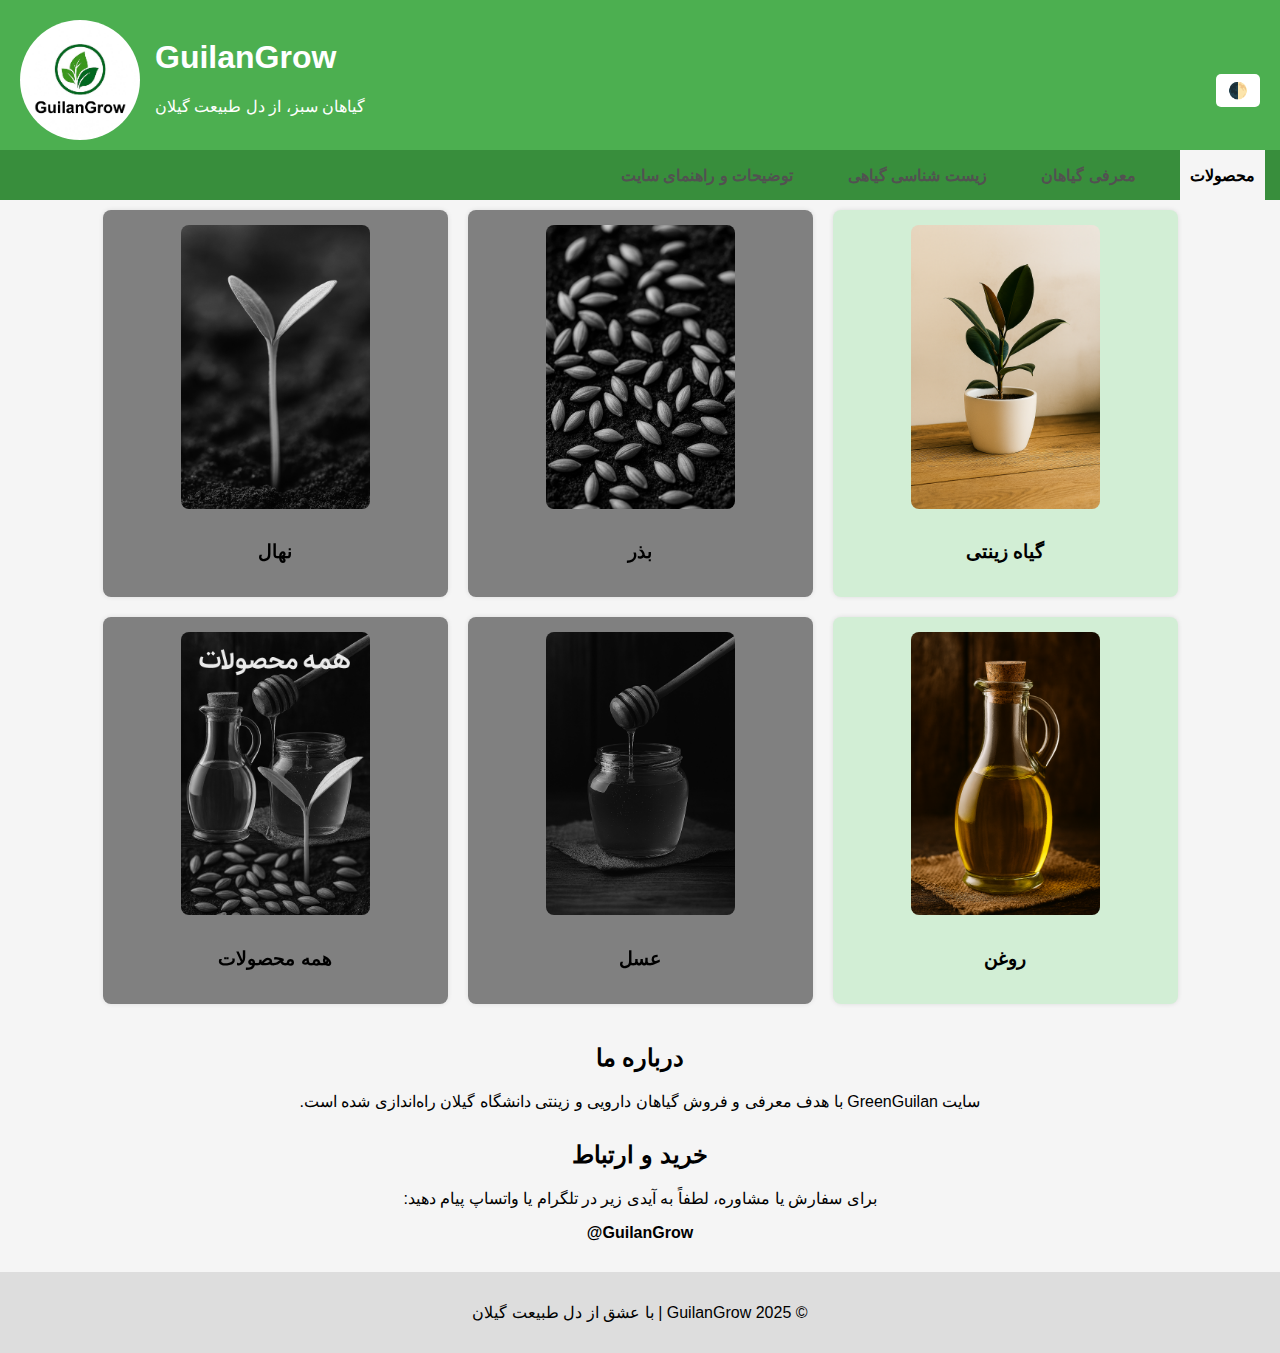
<file: index.html>
<!DOCTYPE html>
<html lang="fa">
  <head>
    <meta charset="UTF-8" />
    <meta name="viewport" content="width=device-width, initial-scale=1.0" />
    <title>GuilanGrow</title>
    <link rel="stylesheet" href="assets/css/style.css" />
    <link rel="icon" href="assets/images/logoTab.png" type="image/jpg" />
  </head>
  <body>
    <header>
      <div class="header-top">
        <div class="site-info">
          <img src="assets/images/logo.png" alt="لوگو" class="logo" />
          <div>
            <h1>GuilanGrow</h1>
            <p>گیاهان سبز، از دل طبیعت گیلان</p>
          </div>
        </div>

        <div class="search-area">
          <input type="text" id="searchInput" placeholder="search ..." />
          <button id="toggleTheme">🌓</button>
        </div>
      </div>

      <nav class="navbar">
        <div class="menu-desktop">
          <a class="n1 no-active">محصولات</a>
          <a href="IntroductionOfPlants.html" class="n2">معرفی گیاهان</a>
          <a href="ZistBiologyPlant.html" class="n3">زیست شناسی گیاهی</a>
          <a href="#about" class="n4">توضیحات و راهنمای سایت</a>
        </div>

        <div class="dropdown menu-mobile">
          <button>. . . دسته بندی . . .</button>
          <div class="box-menu">
            <div class="menu">
              <a href="../../../index.html" class="n1 no-active">محصولات</a>
              <a href="/topic2" class="n2">معرفی گیاهان</a>
              <a href="/topic3" class="n3">زیست شناسی گیاهی</a>
              <a href="/topic4" class="n4">توضیحات و راهنمای سایت</a>
            </div>
          </div>
        </div>
      </nav>
    </header>

    <section id="products" class="products-grid">
      <div class="product p1">
        <a href="navbar/products/ornamental-plant.html">
          <img
            src="assets/images/ornamental-plant.png"
            alt="تصویر یه گیاه زینتی"
          />
        </a>
        <h3>گیاه زینتی</h3>
      </div>

      <div class="product p2">
        <a href="navbar/products/seed.html">
          <img src="assets/images/seed.png" alt="تصویر یه بذر" />
        </a>
        <h3>بذر</h3>
      </div>

      <div class="product p3">
        <a href="product.html">
          <img src="assets/images/seedling.png" alt="تصویر یه نهال" />
        </a>
        <h3>نهال</h3>
      </div>

      <div class="product p4">
        <a href="navbar/products/oil-products.html">
          <img src="assets/images/oil.png" alt="تصویر یه روغن" />
        </a>
        <h3>روغن</h3>
      </div>

      <div class="product p5">
        <a href="product.html">
          <img src="assets/images/honey.png" alt="تصویر یه عسل" />
        </a>
        <h3>عسل</h3>
      </div>

      <div class="product p6">
        <a href="product.html">
          <img src="assets/images/all-products.png" alt="تصویر همه محصولات" />
        </a>
        <h3>همه محصولات</h3>
      </div>
    </section>

    <section id="about">
      <h2>درباره ما</h2>
      <p>
        سایت GreenGuilan با هدف معرفی و فروش گیاهان دارویی و زینتی دانشگاه گیلان
        راه‌اندازی شده است.
      </p>
    </section>

    <section id="contact">
      <h2>خرید و ارتباط</h2>
      <p>
        برای سفارش یا مشاوره، لطفاً به آیدی زیر در تلگرام یا واتساپ پیام دهید:
      </p>
      <p style="direction: ltr"><strong>@GuilanGrow</strong></p>
    </section>

    <footer>
      <p>© 2025 GuilanGrow | با عشق از دل طبیعت گیلان</p>
    </footer>

    <script src="assets/js/script.js"></script>
  </body>
</html>
</file>
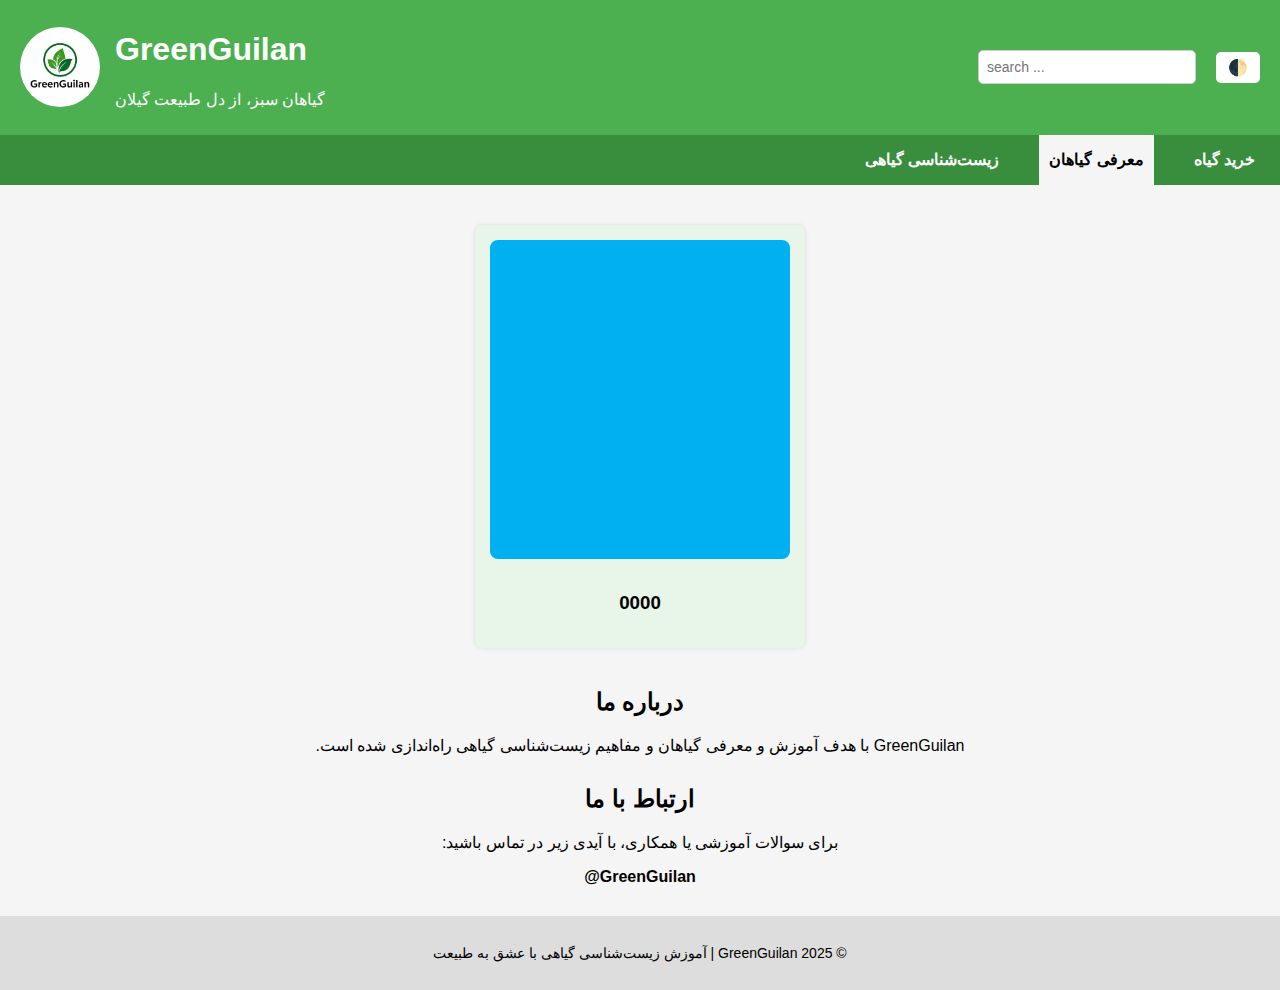
<file: IntroductionOfPlants.html>
<!DOCTYPE html>
<html lang="fa">
  <head>
    <meta charset="UTF-8" />
    <title>زیست‌شناسی گیاهی | GreenGuilan</title>
    <link rel="stylesheet" href="style.css" />
    <link rel="icon" href="images/lofoTab.png" type="image/png" />
  </head>
  <body>
    <header>
      <div class="header-top">
        <div class="site-info">
          <img src="images/logo.jpg" alt="لوگو" class="logo" />
          <div>
            <h1>GreenGuilan</h1>
            <p>گیاهان سبز، از دل طبیعت گیلان</p>
          </div>
        </div>

        <div class="search-area">
          <input type="text" id="searchInput" placeholder="search ..." />
          <button id="toggleTheme">🌓</button>
        </div>
      </div>

      <nav class="navbar">
        <!-- <a href="#about">درباره ما</a> -->
        <a href="index.html">خرید گیاه</a>
        <a class="active">معرفی گیاهان</a>
        <a href="ZistBiologyPlant.html">زیست‌شناسی گیاهی</a>
      </nav>
    </header>

    <!-- <section class="page-title">
      <h2>معرفی گیاهان</h2>
    </section> -->

    <section id="biology" class="plant-grid">
      <div class="plant">
        <a href="leaf.html">
          <img src="images/Picture00.png" alt="0000" />
        </a>
        <h3>0000</h3>
      </div>
    </section>

    <section id="about">
      <h2>درباره ما</h2>
      <p>
        GreenGuilan با هدف آموزش و معرفی گیاهان و مفاهیم زیست‌شناسی گیاهی
        راه‌اندازی شده است.
      </p>
    </section>

    <section id="contact">
      <h2>ارتباط با ما</h2>
      <p>برای سوالات آموزشی یا همکاری، با آیدی زیر در تماس باشید:</p>
      <p style="direction: ltr"><strong>@GreenGuilan</strong></p>
    </section>

    <footer>
      <p>© 2025 GreenGuilan | آموزش زیست‌شناسی گیاهی با عشق به طبیعت</p>
    </footer>

    <script>
  // گرفتن عناصر از صفحه
  const searchInput = document.getElementById("searchInput");
  const plantList = document.getElementsByClassName("plant");
  const toggleTheme = document.getElementById("toggleTheme");

  // بررسی حالت ذخیره‌شده در localStorage و اعمال آن
  const savedTheme = localStorage.getItem("theme");
  if (savedTheme === "dark") {
    document.body.classList.add("dark");
  }

  // جستجوی گیاهان بر اساس ورودی کاربر
  searchInput.addEventListener("keyup", function () {
    const filter = searchInput.value.toLowerCase();
    for (let i = 0; i < plantList.length; i++) {
      const plantName = plantList[i].textContent.toLowerCase();
      plantList[i].style.display = plantName.includes(filter)
        ? "block"
        : "none";
    }
  });

  // تغییر حالت شب/روز و ذخیره در localStorage
  toggleTheme.addEventListener("click", () => {
    document.body.classList.toggle("dark");

    // ذخیره حالت جدید
    const currentTheme = document.body.classList.contains("dark")
      ? "dark"
      : "light";
    localStorage.setItem("theme", currentTheme);

    // افکت چرخش دکمه
    toggleTheme.classList.add("clicked");
    setTimeout(() => toggleTheme.classList.remove("clicked"), 300);
  });
</script>

  </body>
</html>
</file>
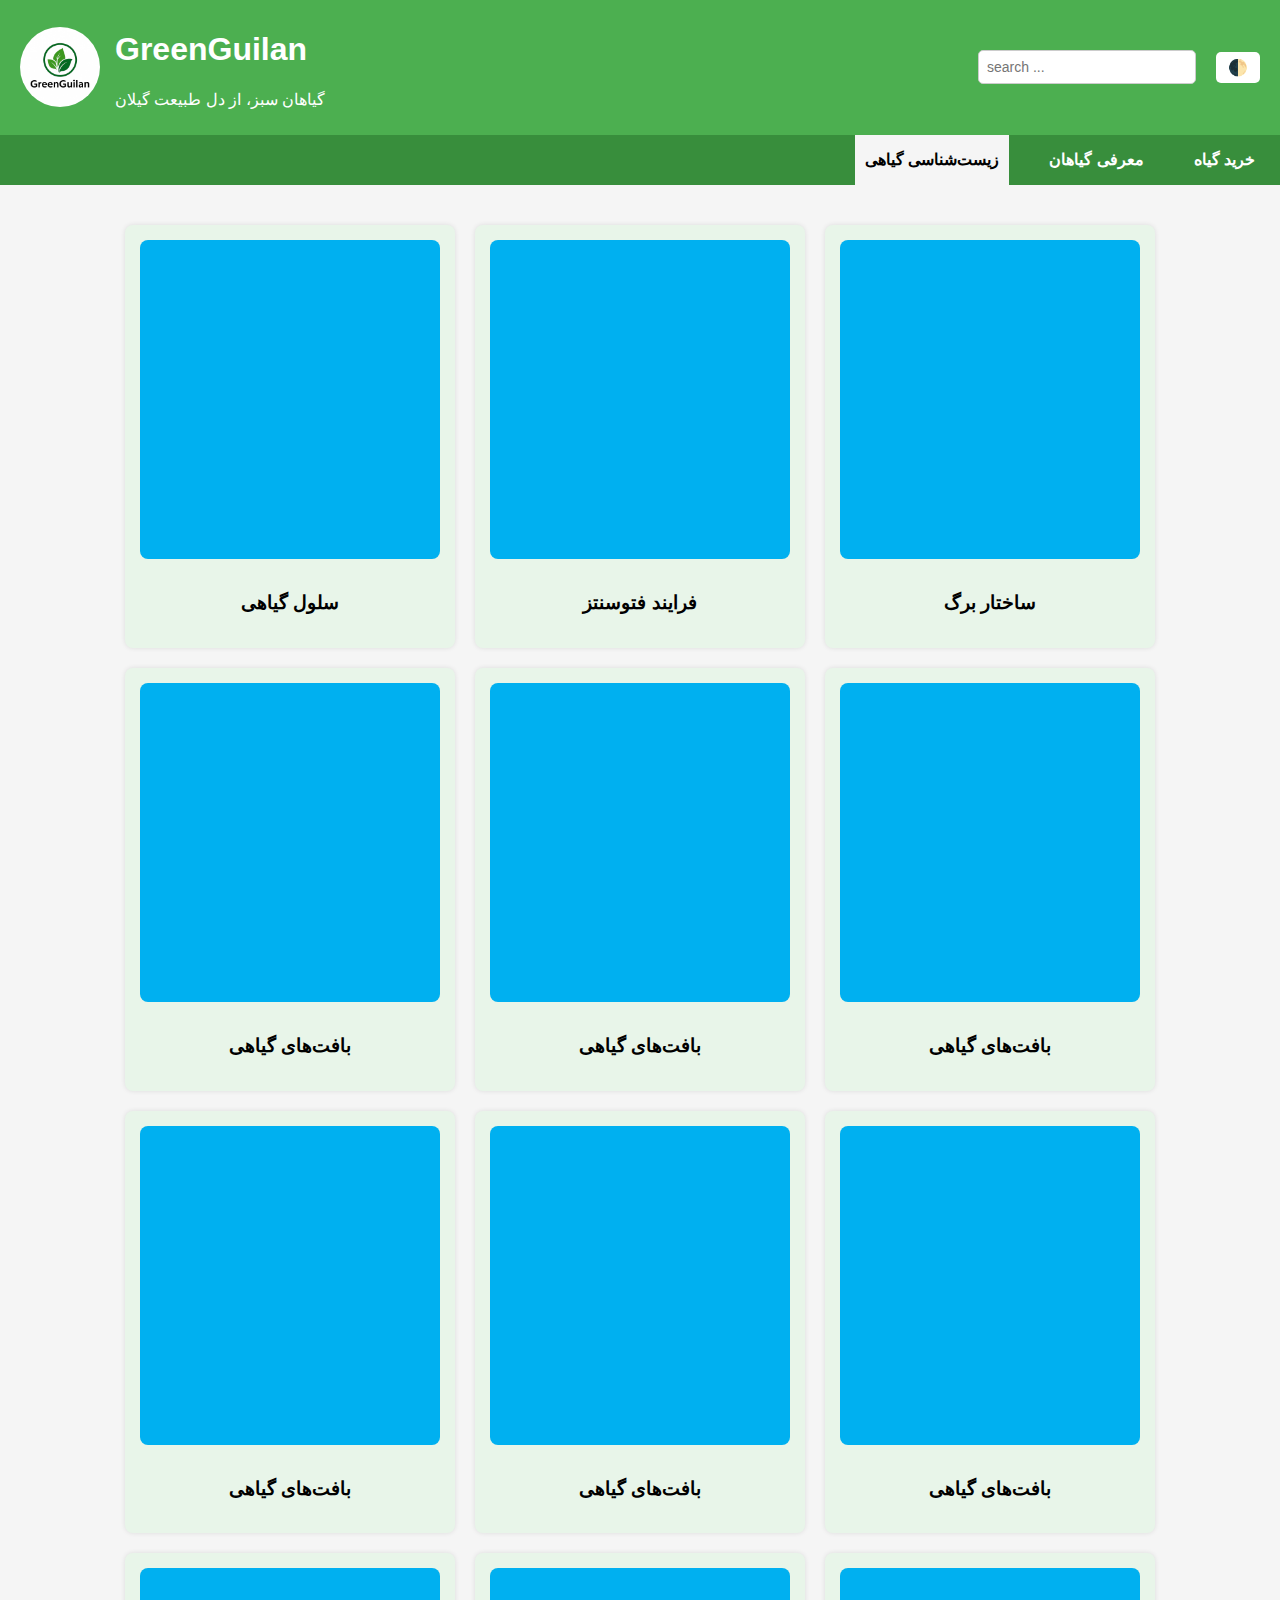
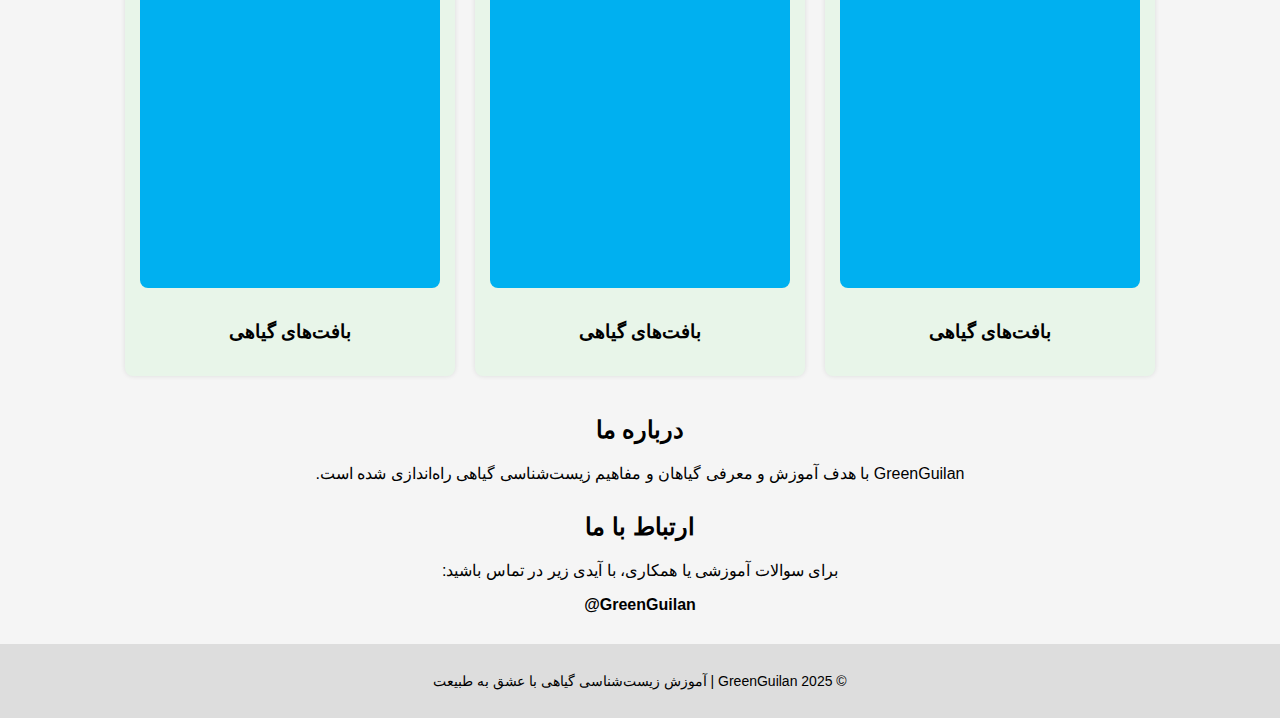
<file: ZistBiologyPlant.html>
<!DOCTYPE html>
<html lang="fa">
  <head>
    <meta charset="UTF-8" />
    <title>زیست‌شناسی گیاهی | GreenGuilan</title>
    <link rel="stylesheet" href="style.css" />
    <link rel="icon" href="images/lofoTab.png" type="image/png" />
  </head>
  <body>
    <header>
      <div class="header-top">
        <div class="site-info">
          <img src="images/logo.jpg" alt="لوگو" class="logo" />
          <div>
            <h1>GreenGuilan</h1>
            <p>گیاهان سبز، از دل طبیعت گیلان</p>
          </div>
        </div>

        <div class="search-area">
          <input type="text" id="searchInput" placeholder="search ..." />
          <button id="toggleTheme">🌓</button>
        </div>
      </div>

      <nav class="navbar">
        <!-- <a href="#about">درباره ما</a> -->
        <a href="index.html">خرید گیاه</a>
      <a href="IntroductionOfPlants.html">معرفی گیاهان</a>
      <a class="active">زیست‌شناسی گیاهی</a>
    </nav>
    </header>

    <!-- <section class="page-title">
      <h2>زیست‌شناسی گیاهی</h2>
    </section> -->

    <section id="biology" class="plant-grid">
      <div class="plant">
        <a href="leaf.html">
          <img src="images/Picture00.png" alt="ساختار برگ" />
        </a>
        <h3>ساختار برگ</h3>
      </div>

      <div class="plant">
        <a href="photosynthesis.html">
          <img src="images/Picture00.png" alt="فتوسنتز" />
        </a>
        <h3>فرایند فتوسنتز</h3>
      </div>

      <div class="plant">
        <a href="cell.html">
          <img src="images/Picture00.png" alt="سلول گیاهی" />
        </a>
        <h3>سلول گیاهی</h3>
      </div>

      <div class="plant">
        <a href="tissue.html">
          <img src="images/Picture00.png" alt="بافت‌های گیاهی" />
        </a>
        <h3>بافت‌های گیاهی</h3>
      </div>

      <div class="plant">
        <a href="tissue.html">
          <img src="images/Picture00.png" alt="بافت‌های گیاهی" />
        </a>
        <h3>بافت‌های گیاهی</h3>
      </div>

      <div class="plant">
        <a href="tissue.html">
          <img src="images/Picture00.png" alt="بافت‌های گیاهی" />
        </a>
        <h3>بافت‌های گیاهی</h3>
      </div>

      <div class="plant">
        <a href="tissue.html">
          <img src="images/Picture00.png" alt="بافت‌های گیاهی" />
        </a>
        <h3>بافت‌های گیاهی</h3>
      </div>

      <div class="plant">
        <a href="tissue.html">
          <img src="images/Picture00.png" alt="بافت‌های گیاهی" />
        </a>
        <h3>بافت‌های گیاهی</h3>
      </div>

      <div class="plant">
        <a href="tissue.html">
          <img src="images/Picture00.png" alt="بافت‌های گیاهی" />
        </a>
        <h3>بافت‌های گیاهی</h3>
      </div>

      <div class="plant">
        <a href="tissue.html">
          <img src="images/Picture00.png" alt="بافت‌های گیاهی" />
        </a>
        <h3>بافت‌های گیاهی</h3>
      </div>

      <div class="plant">
        <a href="tissue.html">
          <img src="images/Picture00.png" alt="بافت‌های گیاهی" />
        </a>
        <h3>بافت‌های گیاهی</h3>
      </div>

      <div class="plant">
        <a href="tissue.html">
          <img src="images/Picture00.png" alt="بافت‌های گیاهی" />
        </a>
        <h3>بافت‌های گیاهی</h3>
      </div>
    </section>

    <section id="about">
      <h2>درباره ما</h2>
      <p>
        GreenGuilan با هدف آموزش و معرفی گیاهان و مفاهیم زیست‌شناسی گیاهی
        راه‌اندازی شده است.
      </p>
    </section>

    <section id="contact">
      <h2>ارتباط با ما</h2>
      <p>برای سوالات آموزشی یا همکاری، با آیدی زیر در تماس باشید:</p>
      <p style="direction: ltr;"><strong>@GreenGuilan</strong></p>
    </section>

    <footer>
      <p>© 2025 GreenGuilan | آموزش زیست‌شناسی گیاهی با عشق به طبیعت</p>
    </footer>

    <script>
  // گرفتن عناصر از صفحه
  const searchInput = document.getElementById("searchInput");
  const plantList = document.getElementsByClassName("plant");
  const toggleTheme = document.getElementById("toggleTheme");

  // بررسی حالت ذخیره‌شده در localStorage و اعمال آن
  const savedTheme = localStorage.getItem("theme");
  if (savedTheme === "dark") {
    document.body.classList.add("dark");
  }

  // جستجوی گیاهان بر اساس ورودی کاربر
  searchInput.addEventListener("keyup", function () {
    const filter = searchInput.value.toLowerCase();
    for (let i = 0; i < plantList.length; i++) {
      const plantName = plantList[i].textContent.toLowerCase();
      plantList[i].style.display = plantName.includes(filter)
        ? "block"
        : "none";
    }
  });

  // تغییر حالت شب/روز و ذخیره در localStorage
  toggleTheme.addEventListener("click", () => {
    document.body.classList.toggle("dark");

    // ذخیره حالت جدید
    const currentTheme = document.body.classList.contains("dark")
      ? "dark"
      : "light";
    localStorage.setItem("theme", currentTheme);

    // افکت چرخش دکمه
    toggleTheme.classList.add("clicked");
    setTimeout(() => toggleTheme.classList.remove("clicked"), 300);
  });
</script>

  </body>
</html>
</file>
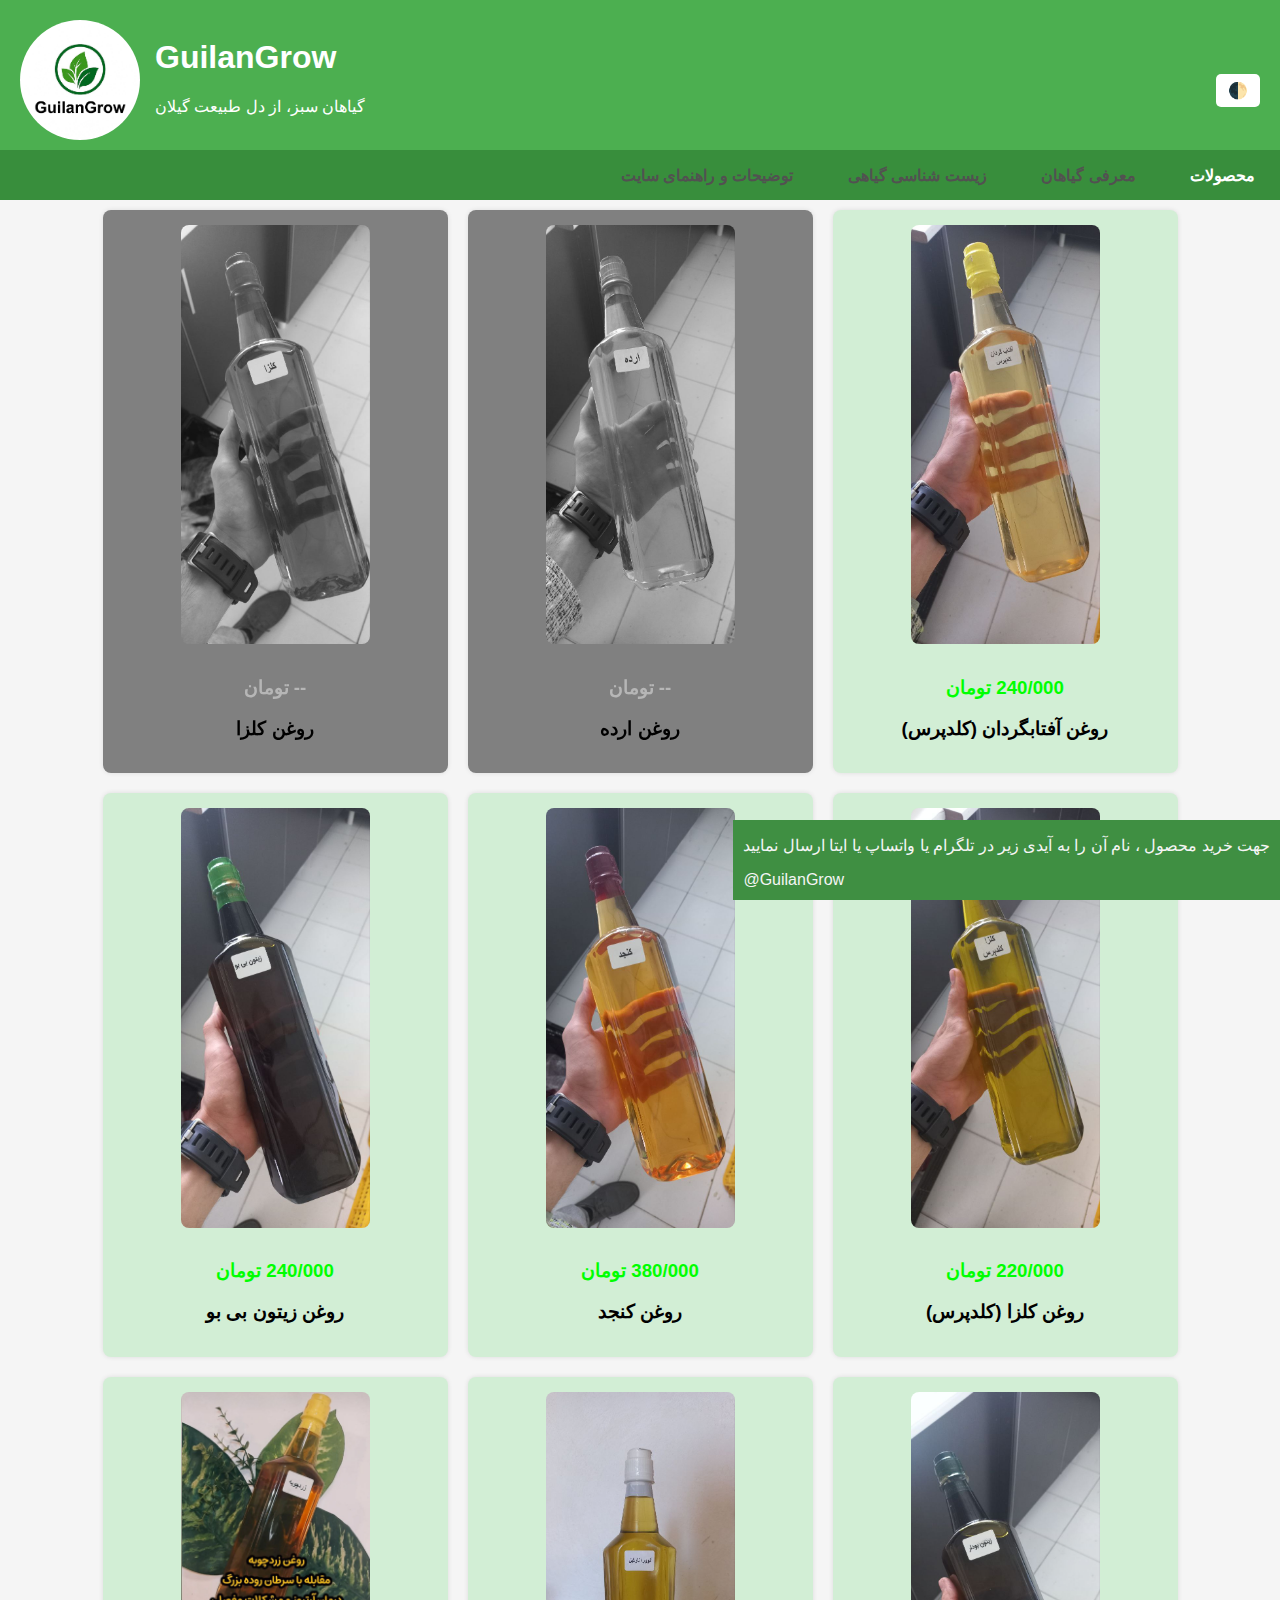
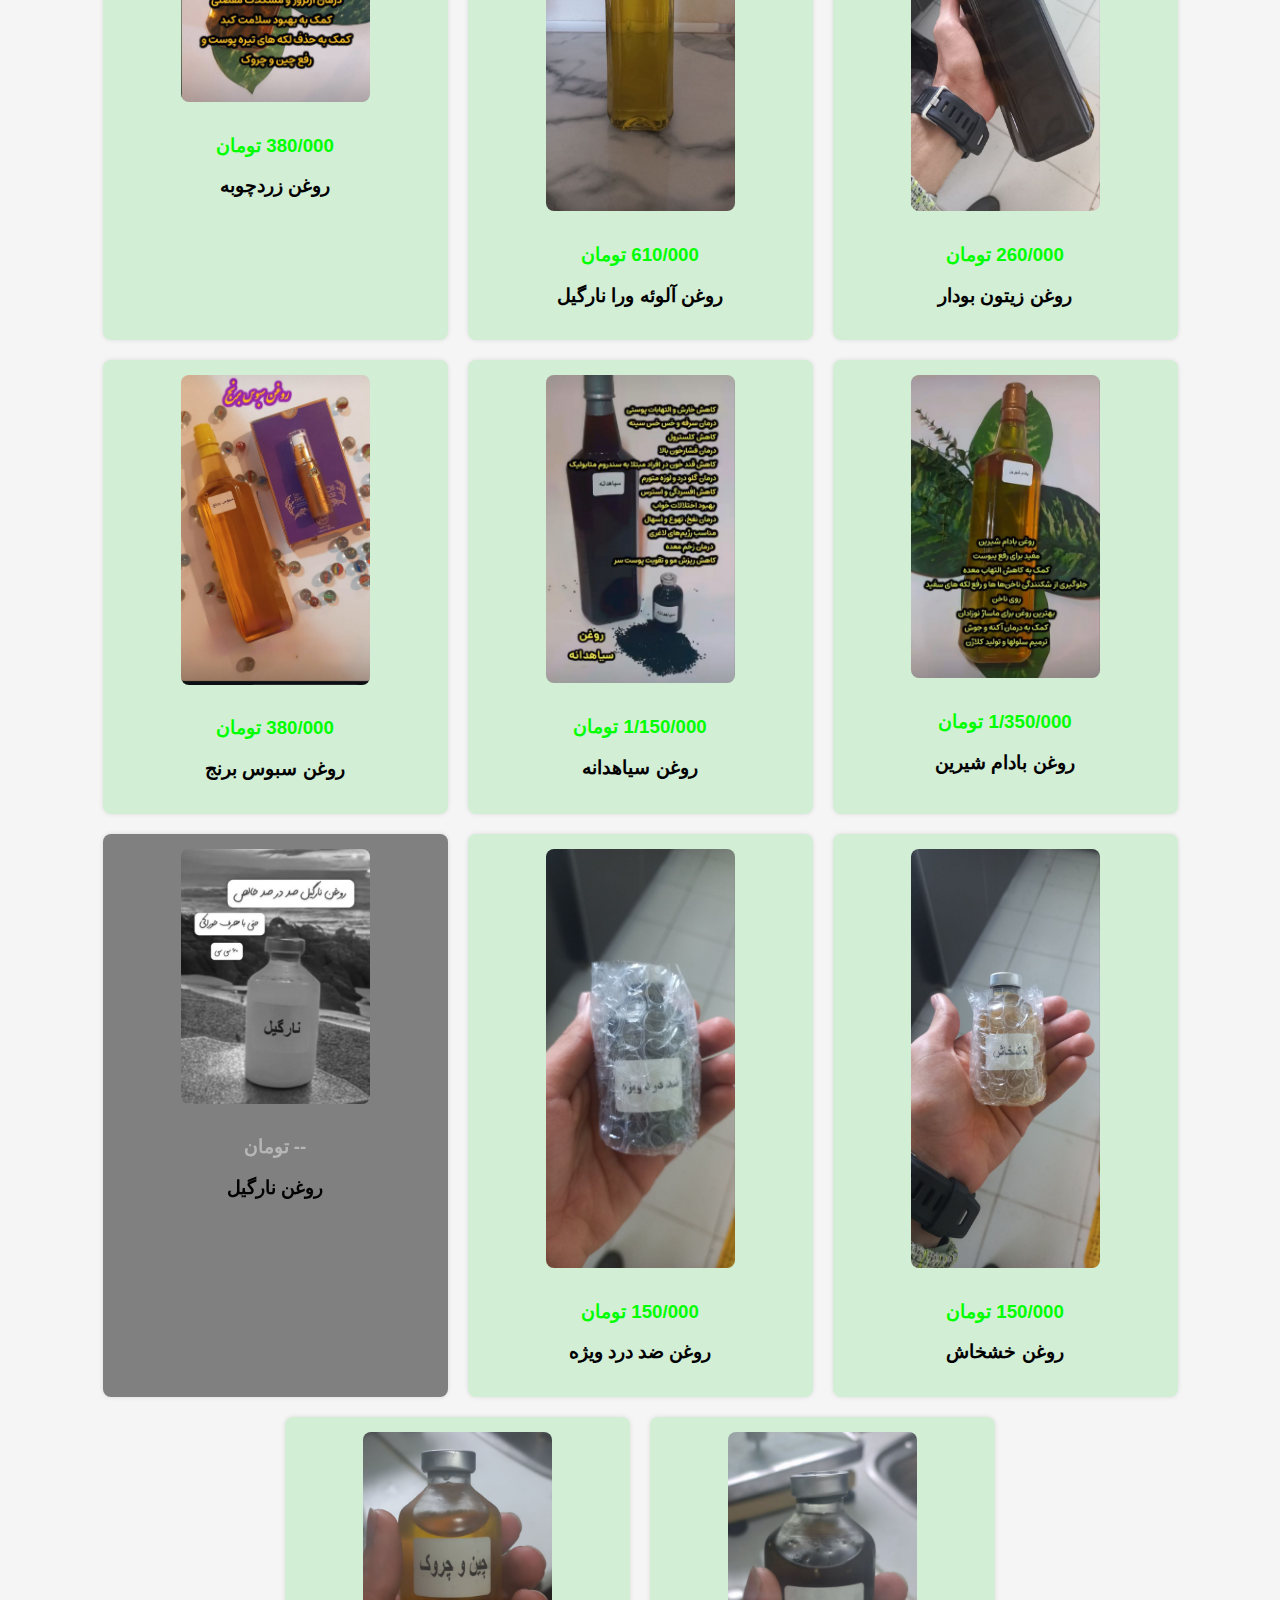
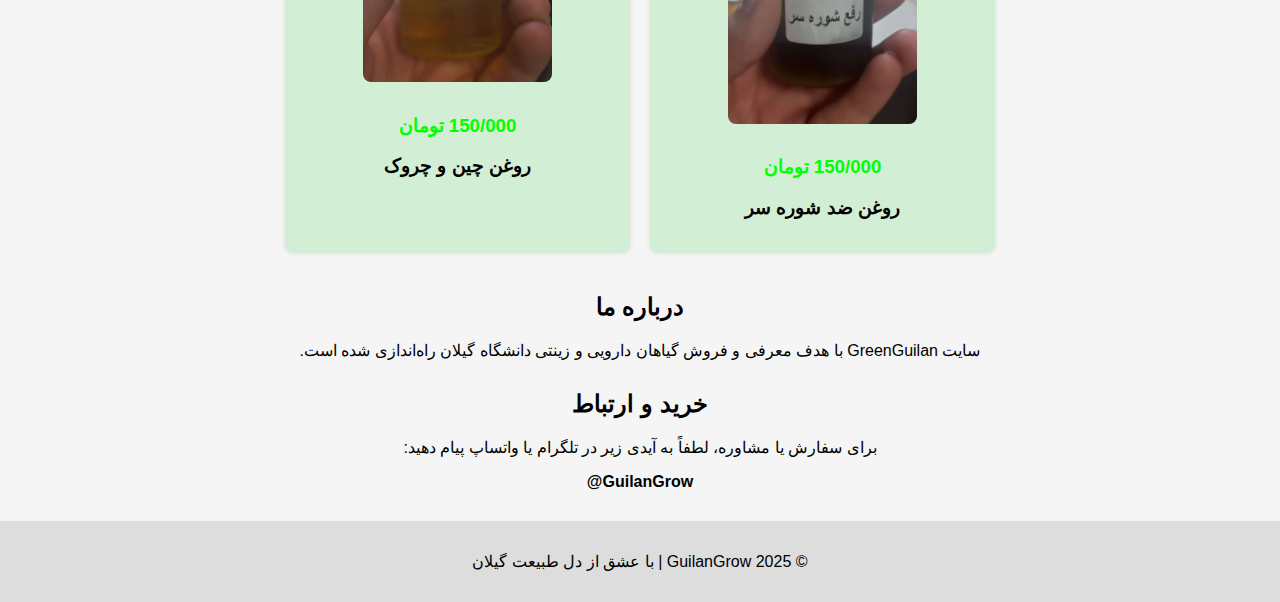
<file: navbar/products/oil-products.html>
<!DOCTYPE html>
<html lang="fa">
  <head>
    <meta charset="UTF-8" />
    <meta name="viewport" content="width=device-width, initial-scale=1.0" />
    <title>GuilanGrow</title>
    <link rel="stylesheet" href="../../assets/css/style.css" />
    <link rel="icon" href="../../assets/images/logoTab.png" type="image/png" />
  </head>
  <body>
    <header>
      <div class="header-top">
        <div class="site-info">
          <img src="../../assets/images/logo.png" alt="لوگو" class="logo" />
          <div>
            <h1>GuilanGrow</h1>
            <p>گیاهان سبز، از دل طبیعت گیلان</p>
          </div>
        </div>

        <div class="search-area">
          <input type="text" id="searchInput" placeholder="search ..." />
          <button id="toggleTheme">🌓</button>
        </div>
      </div>

      <nav class="navbar">
        <div class="menu-desktop">
          <a href="../../index.html" class="n1">محصولات</a>
          <a href="IntroductionOfPlants.html" class="n2">معرفی گیاهان</a>
          <a href="ZistBiologyPlant.html" class="n3">زیست شناسی گیاهی</a>
          <a href="#about" class="n4">توضیحات و راهنمای سایت</a>
        </div>

        <div class="dropdown menu-mobile">
          <button>. . . دسته بندی . . .</button>
          <div class="box-menu">
            <div class="menu">
              <a href="../../../index.html" class="n1">محصولات</a>
              <a href="/topic2" class="n2">معرفی گیاهان</a>
              <a href="/topic3" class="n3">زیست شناسی گیاهی</a>
              <a href="/topic4" class="n4">توضیحات و راهنمای سایت</a>
            </div>
          </div>
        </div>
      </nav>
    </header>

    <section id="products" class="products-grid">
      <div class="product oil1">
        <a href="#">
          <img
            src="../../assets/images/oil-aftabgardan-coldpress.jpg"
            alt="تصویر یه روغن آفتابگردان کلدپرس"
          />
        </a>
        <h3 class="price">240/000 تومان</h3>
        <h3>روغن آفتابگردان (کلدپرس)</h3>
      </div>

      <div class="product oil2">
        <a href="#">
          <img
            src="../../assets/images/oil-ardeh.jpg"
            alt="تصویر یه روغن ارده"
          />
        </a>
        <h3 class="price">-- تومان</h3>
        <h3>روغن ارده</h3>
      </div>

      <div class="product oil3">
        <a href="#">
          <img
            src="../../assets/images/oil-colza.jpg"
            alt="تصویر یه روغن کلزا"
          />
        </a>
        <h3 class="price">-- تومان</h3>
        <h3>روغن کلزا</h3>
      </div>

      <div class="product oil4">
        <a href="#">
          <img
            src="../../assets/images/oil-colza-coldpress.jpg"
            alt="تصویر یه روغن کلزا کلدپرس"
          />
        </a>
        <h3 class="price">220/000 تومان</h3>
        <h3>روغن کلزا (کلدپرس)</h3>
      </div>

      <div class="product oil5">
        <a href="#">
          <img
            src="../../assets/images/oil-conged.jpg"
            alt="تصویر یه روغن کنجد"
          />
        </a>
        <h3 class="price">380/000 تومان</h3>
        <h3>روغن کنجد</h3>
      </div>

      <div class="product oil6">
        <a href="#">
          <img
            src="../../assets/images/oil-zitoon-biboo.jpg"
            alt="تصویر یه روغن زیتون بی بو"
          />
        </a>
        <h3 class="price">240/000 تومان</h3>
        <h3>روغن زیتون بی بو</h3>
      </div>

      <div class="product oil7">
        <a href="#">
          <img
            src="../../assets/images/oil-zitoon-boodar.jpg"
            alt="تصویر یه روغن زیتون بو دار"
          />
        </a>
        <h3 class="price">260/000 تومان</h3>
        <h3>روغن زیتون بودار</h3>
      </div>

      <div class="product oil8">
        <a href="#">
          <img
            src="../../assets/images/oil-allovera-nargil.jpg"
            alt="تصویر یه روغن آلوئه ورا نارگیل"
          />
        </a>
        <h3 class="price">610/000 تومان</h3>
        <h3>روغن آلوئه ورا نارگیل</h3>
      </div>

      <div class="product oil9">
        <a href="#">
          <img
            src="../../assets/images/oil-zard-choobeh.jpg"
            alt="تصویر یه زردچوبه"
          />
        </a>
        <h3 class="price">380/000 تومان</h3>
        <h3>روغن زردچوبه</h3>
      </div>

      <div class="product oil10">
        <a href="#">
          <img
            src="../../assets/images/oil-badam-shirin.jpg"
            alt="تصویر یه روغن بادام شیرین"
          />
        </a>
        <h3 class="price">1/350/000 تومان</h3>
        <h3>روغن بادام شیرین</h3>
      </div>

      <div class="product oil11">
        <a href="#">
          <img
            src="../../assets/images/oil-siahdaneh.jpg"
            alt="تصویر یه روغن سیاهدانه"
          />
        </a>
        <h3 class="price">1/150/000 تومان</h3>
        <h3>روغن سیاهدانه</h3>
      </div>

      <div class="product oil12">
        <a href="#">
          <img
            src="../../assets/images/oil-saboos-bereng.jpg"
            alt="تصویر یه روغن سبوس برنج"
          />
        </a>
        <h3 class="price">380/000 تومان</h3>
        <h3>روغن سبوس برنج</h3>
      </div>

      <div class="product oil13">
        <a href="#">
          <img
            src="../../assets/images/oil-khashkhash.jpg"
            alt="تصویر یه روغن خشخاش"
          />
        </a>
        <h3 class="price">150/000 تومان</h3>
        <h3>روغن خشخاش</h3>
      </div>

      <div class="product oil14">
        <a href="#">
          <img
            src="../../assets/images/oil-zed-dard.jpg"
            alt="تصویر یه یه روغن ضد درد ویژه"
          />
        </a>
        <h3 class="price">150/000 تومان</h3>
        <h3>روغن ضد درد ویژه</h3>
      </div>

      <div class="product oil15">
        <a href="#">
          <img
            src="../../assets/images/oil-nargil.jpg"
            alt="تصویر یه روغن نارگیل"
          />
        </a>
        <h3 class="price">-- تومان</h3>
        <h3>روغن نارگیل</h3>
      </div>

      <div class="product oil16">
        <a href="#">
          <img
            src="../../assets/images/oil-shooreh.jpg"
            alt="تصویر یه روغن ضد شوره سر"
          />
        </a>
        <h3 class="price">150/000 تومان</h3>
        <h3>روغن ضد شوره سر</h3>
      </div>

      <div class="product oil17">
        <a href="#">
          <img
            src="../../assets/images/oil-chin-and-chrook.jpg"
            alt="تصویر یه روغن چین و چروک"
          />
        </a>
        <h3 class="price">150/000 تومان</h3>
        <h3>روغن چین و چروک</h3>
      </div>
    </section>

    <section id="about">
      <h2>درباره ما</h2>
      <p>
        سایت GreenGuilan با هدف معرفی و فروش گیاهان دارویی و زینتی دانشگاه گیلان
        راه‌اندازی شده است.
      </p>
    </section>

    <section id="contact">
      <h2>خرید و ارتباط</h2>
      <p>
        برای سفارش یا مشاوره، لطفاً به آیدی زیر در تلگرام یا واتساپ پیام دهید:
      </p>
      <p style="direction: ltr"><strong>@GuilanGrow</strong></p>
    </section>

    <div class="box-buy-mobile">
      <p>
        جهت خرید محصول ، نام آن را به آیدی زیر در تلگرام یا واتساپ یا ایتا ارسال
        نمایید
      </p>
      <p style="direction: ltr">@GuilanGrow</p>
    </div>

    <div class="box-buy-desktop2">
      <p>
        جهت خرید محصول ، نام آن را به آیدی زیر در تلگرام یا واتساپ یا ایتا ارسال
        نمایید
      </p>
      <p style="direction: ltr">@GuilanGrow</p>
    </div>

    <footer>
      <p>© 2025 GuilanGrow | با عشق از دل طبیعت گیلان</p>
    </footer>

    <script src="../../assets/js/script.js"></script>
  </body>
</html>
</file>
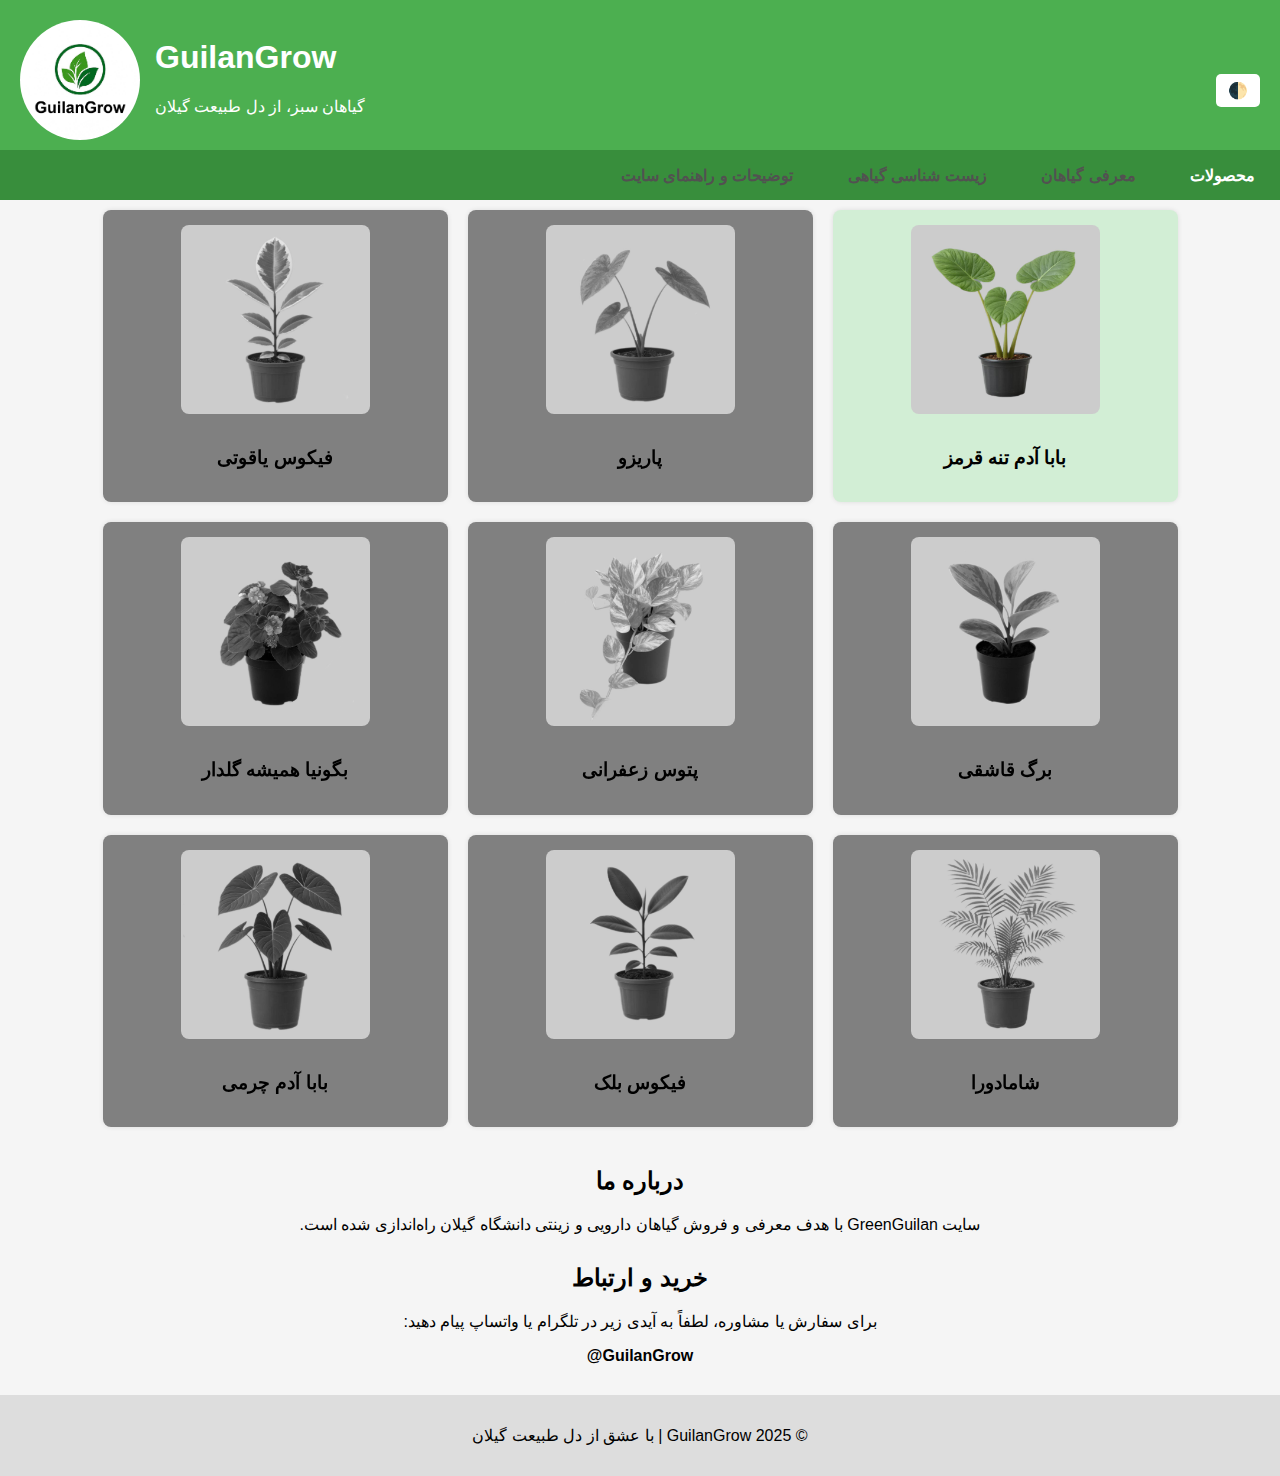
<file: navbar/products/ornamental-plant.html>
<!DOCTYPE html>
<html lang="fa">
  <head>
    <meta charset="UTF-8" />
    <meta name="viewport" content="width=device-width, initial-scale=1.0" />
    <title>GuilanGrow</title>
    <link rel="stylesheet" href="../../assets/css/style.css" />
    <link rel="icon" href="../../assets/images/logoTab.png" type="image/png" />
  </head>
  <body>
    <header>
      <div class="header-top">
        <div class="site-info">
          <img src="../../assets/images/logo.png" alt="لوگو" class="logo" />
          <div>
            <h1>GuilanGrow</h1>
            <p>گیاهان سبز، از دل طبیعت گیلان</p>
          </div>
        </div>

        <div class="search-area">
          <input type="text" id="searchInput" placeholder="search ..." />
          <button id="toggleTheme">🌓</button>
        </div>
      </div>

      <nav class="navbar">
        <div class="menu-desktop">
          <a href="../../index.html" class="n1">محصولات</a>
          <a href="IntroductionOfPlants.html" class="n2">معرفی گیاهان</a>
          <a href="ZistBiologyPlant.html" class="n3">زیست شناسی گیاهی</a>
          <a href="#about" class="n4">توضیحات و راهنمای سایت</a>
        </div>

        <div class="dropdown menu-mobile">
          <button>. . . دسته بندی . . .</button>
          <div class="box-menu">
            <div class="menu">
              <a href="../../../index.html" class="n1">محصولات</a>
              <a href="/topic2" class="n2">معرفی گیاهان</a>
              <a href="/topic3" class="n3">زیست شناسی گیاهی</a>
              <a href="/topic4" class="n4">توضیحات و راهنمای سایت</a>
            </div>
          </div>
        </div>
      </nav>
    </header>

    <section id="products" class="products-grid">
      <div class="product plant1">
        <a href="plants/red-stemmed-barberry-plant.html">
          <img
            src="../../assets/images/red-stemmed-barberry-plant.png"
            alt="تصویر یه گیاه بابا آدم تنه قرمز"
          />
        </a>
        <h3>بابا آدم تنه قرمز</h3>
      </div>

      <div class="product plant2">
        <a href="products/seed.html">
          <img
            src="../../assets/images/pariso-plant.png"
            alt="تصویر یه گیاه پاریزو"
          />
        </a>
        <h3>پاریزو</h3>
      </div>

      <div class="product plant3">
        <a href="products/seed.html">
          <img
            src="../../assets/images/ruby-ficus-plant.png"
            alt="تصویر یه فیکوس یاقوتی"
          />
        </a>
        <h3>فیکوس یاقوتی</h3>
      </div>

      <div class="product plant4">
        <a href="products/seed.html">
          <img
            src="../../assets/images/spoon-leaf-plant.png"
            alt="تصویر یه گیاه برگ قاشقی"
          />
        </a>
        <h3>برگ قاشقی</h3>
      </div>

      <div class="product plant5">
        <a href="products/seed.html">
          <img
            src="../../assets/images/saffron-pothos-plant.png"
            alt="تصویر یه گیاه پتوس زعفرانی"
          />
        </a>
        <h3>پتوس زعفرانی</h3>
      </div>

      <div class="product plant6">
        <a href="products/seed.html">
          <img
            src="../../assets/images/evergreen-begonia-plant.jpg"
            alt="تصویر یه گیاه بگونیا همیشه"
          />
        </a>
        <h3>بگونیا همیشه گلدار</h3>
      </div>

      <div class="product plant7">
        <a href="products/seed.html">
          <img
            src="../../assets/images/shamadora-plant.png"
            alt="تصویر یه گیاه شامادورا"
          />
        </a>
        <h3>شامادورا</h3>
      </div>

      <div class="product plant8">
        <a href="products/seed.html">
          <img
            src="../../assets/images/ficus-black-plant.png"
            alt="تصویر یه گیاه فیکوس بلک"
          />
        </a>
        <h3>فیکوس بلک</h3>
      </div>

      <div class="product plant9">
        <a href="products/seed.html">
          <img
            src="../../assets/images/leather-burdock-plant.png"
            alt="تصویر یه گیاه بابا آدم چرمی"
          />
        </a>
        <h3>بابا آدم چرمی</h3>
      </div>
    </section>

    <section id="about">
      <h2>درباره ما</h2>
      <p>
        سایت GreenGuilan با هدف معرفی و فروش گیاهان دارویی و زینتی دانشگاه گیلان
        راه‌اندازی شده است.
      </p>
    </section>

    <section id="contact">
      <h2>خرید و ارتباط</h2>
      <p>
        برای سفارش یا مشاوره، لطفاً به آیدی زیر در تلگرام یا واتساپ پیام دهید:
      </p>
      <p style="direction: ltr"><strong>@GuilanGrow</strong></p>
    </section>

    <footer>
      <p>© 2025 GuilanGrow | با عشق از دل طبیعت گیلان</p>
    </footer>

    <script src="../../assets/js/script.js"></script>
  </body>
</html>
</file>
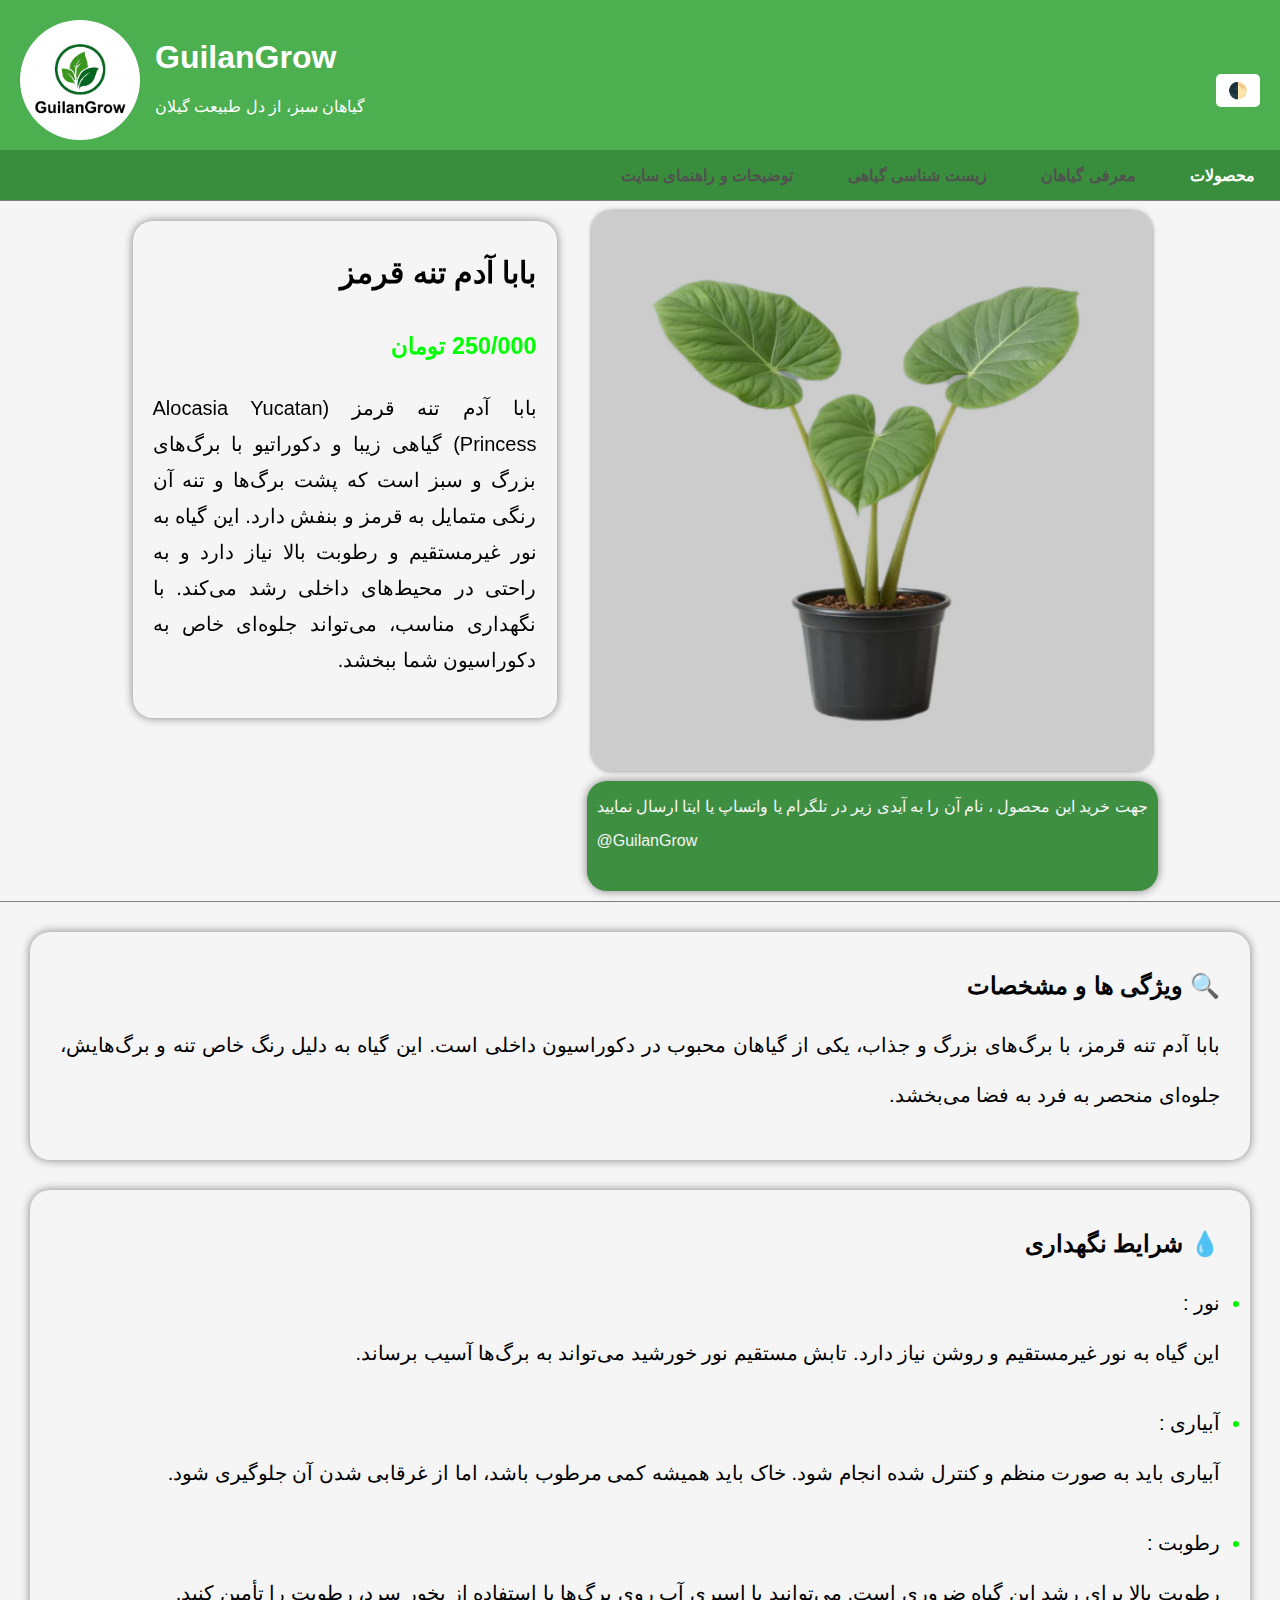
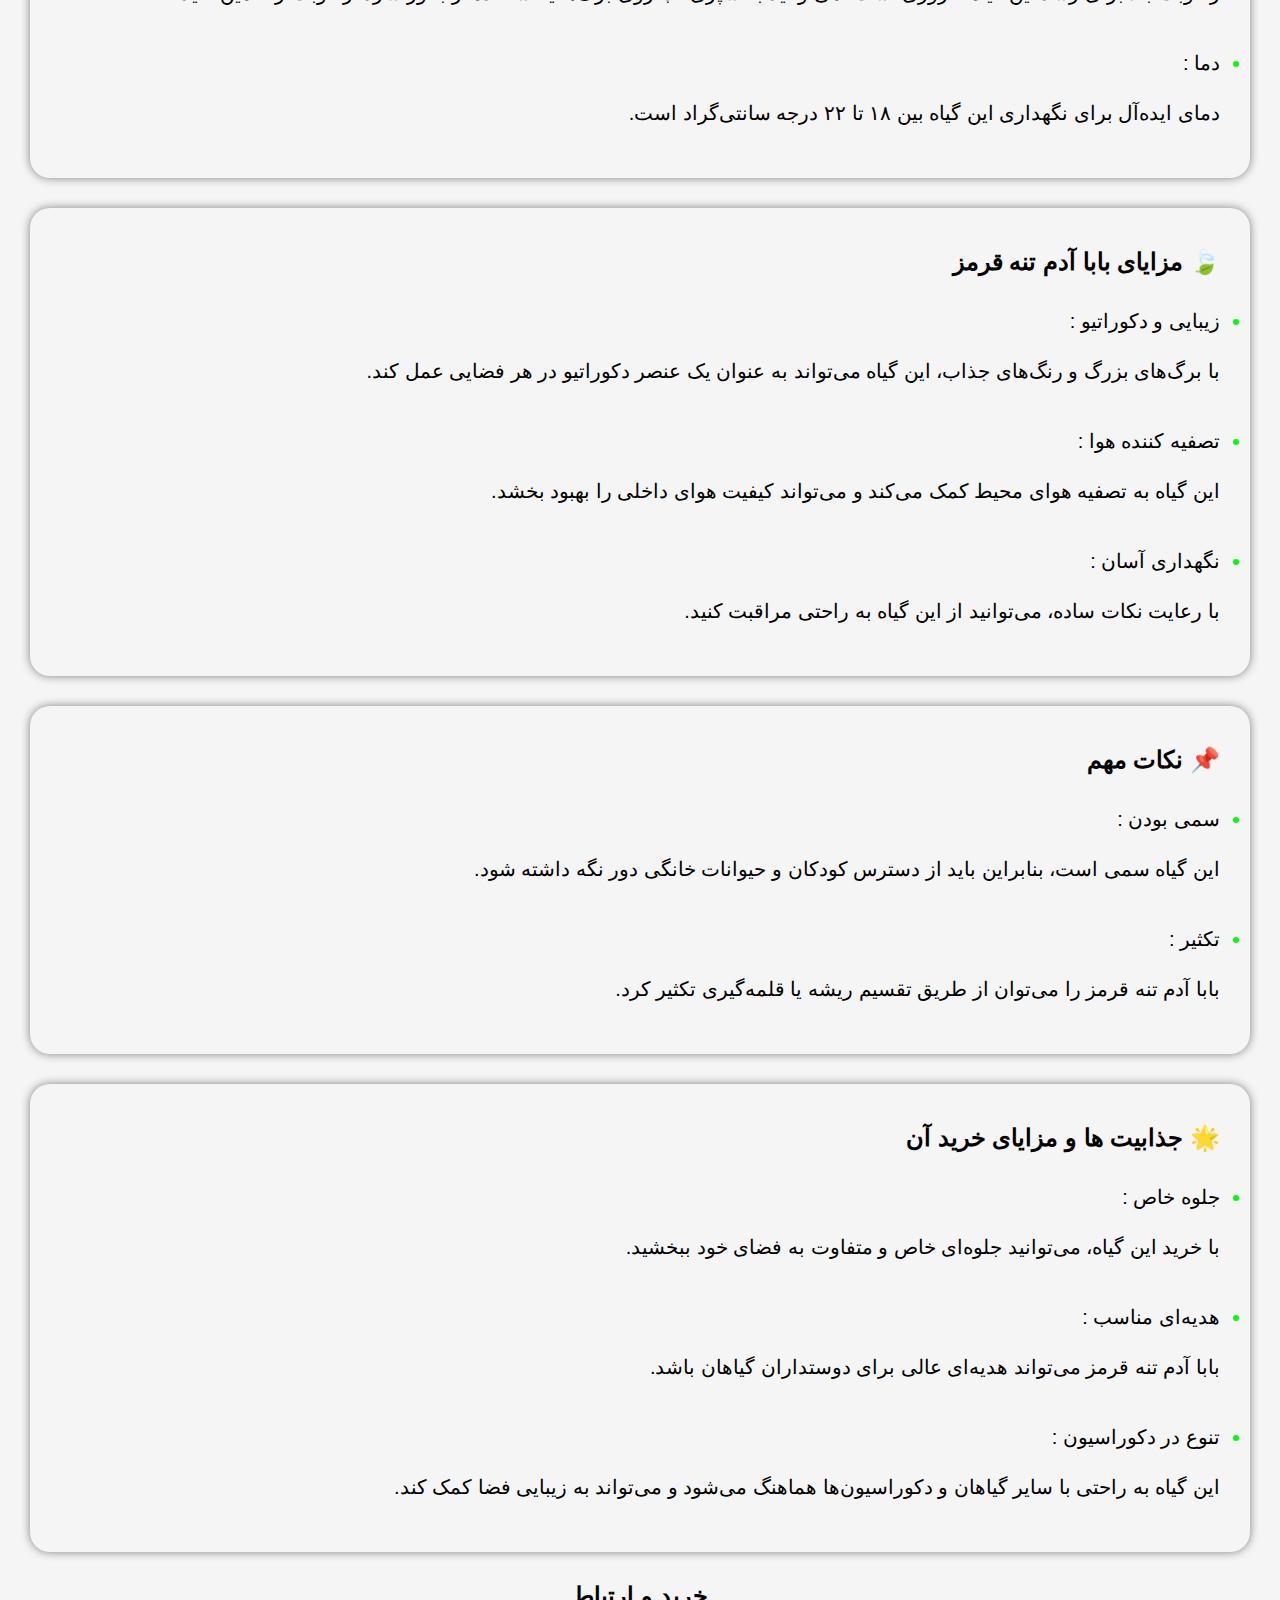
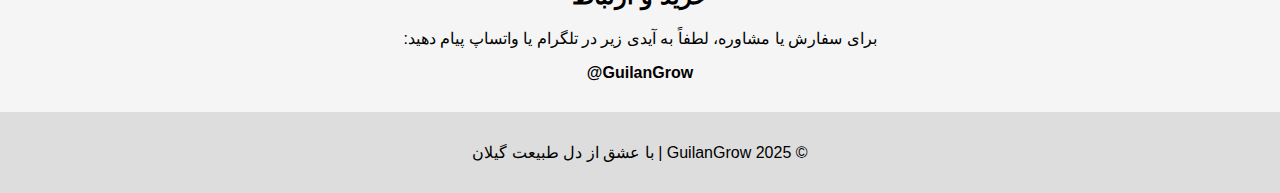
<file: navbar/products/plants/red-stemmed-barberry-plant.html>
<!DOCTYPE html>
<html lang="fa">
  <head>
    <meta charset="UTF-8" />
    <meta name="viewport" content="width=device-width, initial-scale=1.0" />
    <title>GuilanGrow</title>
    <link rel="stylesheet" href="../../../assets/css/style.css" />
    <link
      rel="icon"
      href="../../../assets/images/logoTab.png"
      type="image/png"
    />
  </head>
  <body>
    <header>
      <div class="header-top">
        <div class="site-info">
          <img src="../../../assets/images/logo.png" alt="لوگو" class="logo" />
          <div>
            <h1>GuilanGrow</h1>
            <p>گیاهان سبز، از دل طبیعت گیلان</p>
          </div>
        </div>

        <div class="search-area">
          <input type="text" id="searchInput" placeholder="search ..." />
          <button id="toggleTheme">🌓</button>
        </div>
      </div>

      <nav class="navbar">
        <div class="menu-desktop">
          <a href="../../../index.html" class="n1">محصولات</a>
          <a href="IntroductionOfPlants.html" class="n2">معرفی گیاهان</a>
          <a href="ZistBiologyPlant.html" class="n3">زیست شناسی گیاهی</a>
          <a href="#about" class="n4">توضیحات و راهنمای سایت</a>
        </div>

        <div class="dropdown menu-mobile">
          <div class="button"><button>. . . دسته بندی . . .</button></div>
          <div class="box-menu">
            <div class="menu">
              <a href="../../../index.html" class="n1">محصولات</a>
              <a href="/topic2" class="n2">معرفی گیاهان</a>
              <a href="/topic3" class="n3">زیست شناسی گیاهی</a>
              <a href="/topic4" class="n4">توضیحات و راهنمای سایت</a>
            </div>
          </div>
        </div>
      </nav>
    </header>

    <main>
      <div class="container">
        <div class="column">
          <div class="picture-product">
            <img
              src="../../../assets/images/red-stemmed-barberry-plant.png"
              alt=""
            />
          </div>
          <div class="box-buy-desktop">
            <p>
              جهت خرید این محصول ، نام آن را به آیدی زیر در تلگرام یا واتساپ یا
              ایتا ارسال نمایید
            </p>
            <p style="direction: ltr">@GuilanGrow</p>
          </div>
        </div>
        
        <div class="box-introduction para">
          <h2>بابا آدم تنه قرمز</h2>
          <h3>250/000 تومان</h3>
          <p class="describe-product">
            بابا آدم تنه قرمز (Alocasia Yucatan Princess) گیاهی زیبا و دکوراتیو
            با برگ‌های بزرگ و سبز است که پشت برگ‌ها و تنه آن رنگی متمایل به قرمز
            و بنفش دارد. این گیاه به نور غیرمستقیم و رطوبت بالا نیاز دارد و به
            راحتی در محیط‌های داخلی رشد می‌کند. با نگهداری مناسب، می‌تواند
            جلوه‌ای خاص به دکوراسیون شما ببخشد.
          </p>
        </div>
      </div>

      <article>
        <div class="box-para para1">
          <h2>&#128269; ویژگی ها و مشخصات</h2>
          
          <p class="para">
            بابا آدم تنه قرمز، با برگ‌های بزرگ و جذاب، یکی از گیاهان محبوب در
            دکوراسیون داخلی است. این گیاه به دلیل رنگ خاص تنه و برگ‌هایش،
            جلوه‌ای منحصر به فرد به فضا می‌بخشد.
          </p>
        </div>

        <div class="box-para para1">
          <h2>&#128167; شرایط نگهداری</h2>

          <ul class="list para">
            <li>
              <span>نور :</span>
              <br />
              این گیاه به نور غیرمستقیم و روشن نیاز دارد. تابش مستقیم نور خورشید
              می‌تواند به برگ‌ها آسیب برساند.
            </li>
            <li>
              <span>آبیاری :</span>
              <br />
              آبیاری باید به صورت منظم و کنترل شده انجام شود. خاک باید همیشه کمی
              مرطوب باشد، اما از غرقابی شدن آن جلوگیری شود.
            </li>
            <li>
              <span>رطوبت :</span>
              <br />
              رطوبت بالا برای رشد این گیاه ضروری است. می‌توانید با اسپری آب روی
              برگ‌ها یا استفاده از بخور سرد، رطوبت را تأمین کنید.
            </li>
            <li>
              <span>دما :</span>
              <br />
              دمای ایده‌آل برای نگهداری این گیاه بین ۱۸ تا ۲۲ درجه سانتی‌گراد
              است.
            </li>
          </ul>
        </div>

        <div class="box-para para1">
          <h2>&#127811; مزایای بابا آدم تنه قرمز</h2>

          <ul class="list para">
            <li>
              <span>زیبایی و دکوراتیو :</span>
              <br />
              با برگ‌های بزرگ و رنگ‌های جذاب، این گیاه می‌تواند به عنوان یک عنصر
              دکوراتیو در هر فضایی عمل کند.
            </li>
            <li>
              <span>تصفیه کننده هوا :</span>
              <br />
              این گیاه به تصفیه هوای محیط کمک می‌کند و می‌تواند کیفیت هوای داخلی
              را بهبود بخشد.
            </li>
            <li>
              <span>نگهداری آسان :</span>
              <br />
              با رعایت نکات ساده، می‌توانید از این گیاه به راحتی مراقبت کنید.
            </li>
          </ul>
        </div>

        <div class="box-para para1">
          <h2>&#128204; نکات مهم</h2>

          <ul class="list para">
            <li>
              <span>سمی بودن :</span>
              <br />
              این گیاه سمی است، بنابراین باید از دسترس کودکان و حیوانات خانگی
              دور نگه داشته شود.
            </li>
            <li>
              <span>تکثیر :</span>
              <br />
              بابا آدم تنه قرمز را می‌توان از طریق تقسیم ریشه یا قلمه‌گیری تکثیر
              کرد.
            </li>
          </ul>
        </div>

        <div class="box-para para1">
          <h2>&#127775; جذابیت ها و مزایای خرید آن</h2>

          <ul class="list para">
            <li>
              <span>جلوه خاص :</span>
              <br />
              با خرید این گیاه، می‌توانید جلوه‌ای خاص و متفاوت به فضای خود
              ببخشید.
            </li>
            <li>
              <span>هدیه‌ای مناسب :</span>
              <br />
              بابا آدم تنه قرمز می‌تواند هدیه‌ای عالی برای دوستداران گیاهان
              باشد.
            </li>
            <li>
              <span>تنوع در دکوراسیون :</span>
              <br />
              این گیاه به راحتی با سایر گیاهان و دکوراسیون‌ها هماهنگ می‌شود و
              می‌تواند به زیبایی فضا کمک کند.
            </li>
          </ul>
        </div>
      </article>

      <div class="box-buy-mobile">
          <p>
            جهت خرید این محصول ، نام آن را به آیدی زیر در تلگرام یا واتساپ یا
            ایتا ارسال نمایید
          </p>
          <p style="direction: ltr">@GuilanGrow</p>
        </div>

      <section id="contact">
        <h2>خرید و ارتباط</h2>
        <p>
          برای سفارش یا مشاوره، لطفاً به آیدی زیر در تلگرام یا واتساپ پیام دهید:
        </p>
        <p style="direction: ltr"><strong>@GuilanGrow</strong></p>
      </section>
    </main>

    <footer>
      <p>© 2025 GuilanGrow | با عشق از دل طبیعت گیلان</p>
    </footer>

    <script src="../../../assets/js/script.js"></script>
  </body>
</html>
</file>
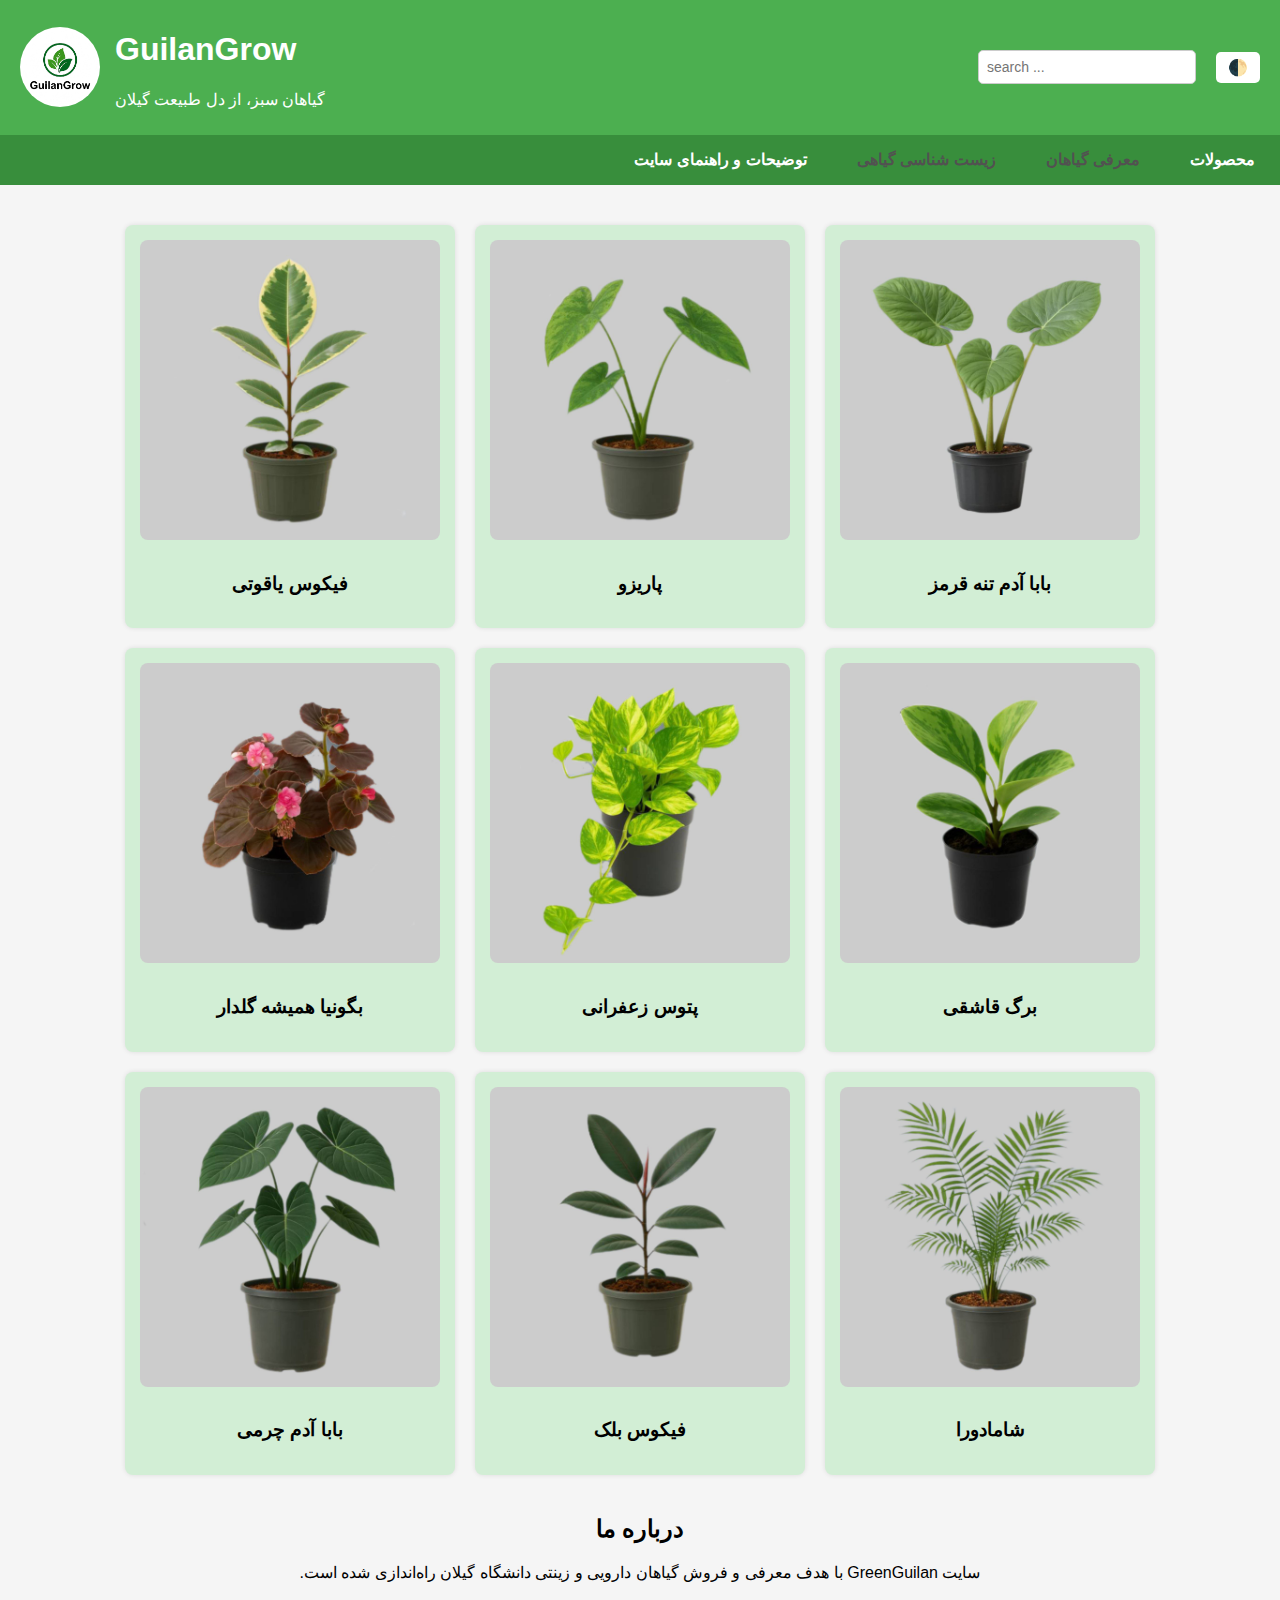
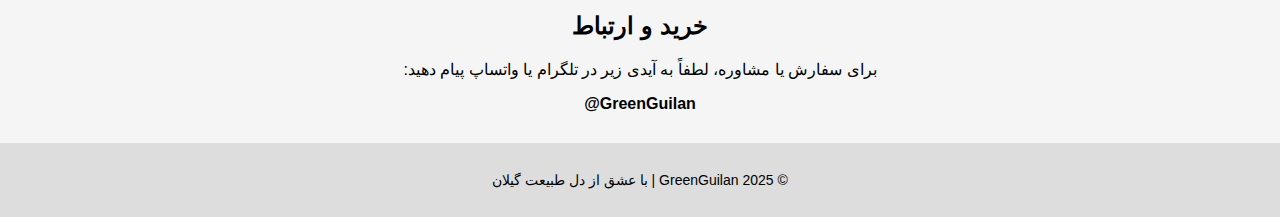
<file: project-root/navbar/products/ornamental-plant.html>
<!DOCTYPE html>
<html lang="fa">
  <head>
    <meta charset="UTF-8" />
    <title>GuilanGrow</title>
    <link rel="stylesheet" href="../../assets/css/style.css" />
    <link rel="icon" href="../../assets/images/logoTab.png" type="image/png" />
  </head>
  <body>
    <header>
      <div class="header-top">
        <div class="site-info">
          <img src="../../assets/images/logo.png" alt="لوگو" class="logo" />
          <div>
            <h1>GuilanGrow</h1>
            <p>گیاهان سبز، از دل طبیعت گیلان</p>
          </div>
        </div>

        <div class="search-area">
          <input type="text" id="searchInput" placeholder="search ..." />
          <button id="toggleTheme">🌓</button>
        </div>
      </div>

      <nav class="navbar">
        <a href="../../index.html">محصولات</a>
        <a
          style="pointer-events: none; color: rgb(82, 81, 81)"
          href="IntroductionOfPlants.html"
          >معرفی گیاهان</a
        >
        <a
          style="pointer-events: none; color: rgb(82, 81, 81)"
          href="ZistBiologyPlant.html"
          >زیست شناسی گیاهی</a
        >
        <a href="#about">توضیحات و راهنمای سایت</a>
      </nav>
    </header>

    <section id="products" class="products-grid">
      <div class="product">
        <a href="products/seed.html">
          <img src="../../assets/images/red-stemmed-barberry-plant.png" alt="تصویر یه گیاه بابا آدم تنه قرمز" />
        </a>
        <h3>بابا آدم تنه قرمز</h3>
      </div>

      <div class="product">
        <a href="products/seed.html">
          <img src="../../assets/images/pariso-plant.png" alt="تصویر یه گیاه پاریزو" />
        </a>
        <h3>پاریزو</h3>
      </div>

      <div class="product">
        <a href="products/seed.html">
          <img src="../../assets/images/ruby-ficus-plant.png" alt="تصویر یه فیکوس یاقوتی" />
        </a>
        <h3>فیکوس یاقوتی</h3>
      </div>

      <div class="product">
        <a href="products/seed.html">
          <img src="../../assets/images/spoon-leaf-plant.png" alt="تصویر یه گیاه برگ قاشقی" />
        </a>
        <h3>برگ قاشقی</h3>
      </div>

      <div class="product">
        <a href="products/seed.html">
          <img src="../../assets/images/saffron-pothos-plant.png" alt="تصویر یه گیاه پتوس زعفرانی" />
        </a>
        <h3>پتوس زعفرانی</h3>
      </div>

      <div class="product">
        <a href="products/seed.html">
          <img src="../../assets/images/evergreen-begonia-plant.jpg" alt="تصویر یه گیاه بگونیا همیشه" />
        </a>
        <h3>بگونیا همیشه گلدار</h3>
      </div>

      <div class="product">
        <a href="products/seed.html">
          <img src="../../assets/images/shamadora-plant.png" alt="تصویر یه گیاه شامادورا" />
        </a>
        <h3>شامادورا</h3>
      </div>

      <div class="product">
        <a href="products/seed.html">
          <img src="../../assets/images/ficus-black-plant.png" alt="تصویر یه گیاه فیکوس بلک" />
        </a>
        <h3>فیکوس بلک</h3>
      </div>

      <div class="product">
        <a href="products/seed.html">
          <img src="../../assets/images/leather-burdock-plant.png" alt="تصویر یه گیاه بابا آدم چرمی" />
        </a>
        <h3>بابا آدم چرمی</h3>
      </div>
    </section>

    <section id="about">
      <h2>درباره ما</h2>
      <p>
        سایت GreenGuilan با هدف معرفی و فروش گیاهان دارویی و زینتی دانشگاه گیلان
        راه‌اندازی شده است.
      </p>
    </section>

    <section id="contact">
      <h2>خرید و ارتباط</h2>
      <p>
        برای سفارش یا مشاوره، لطفاً به آیدی زیر در تلگرام یا واتساپ پیام دهید:
      </p>
      <p style="direction: ltr"><strong>@GreenGuilan</strong></p>
    </section>

    <footer>
      <p>© 2025 GreenGuilan | با عشق از دل طبیعت گیلان</p>
    </footer>

    <script src="../../assets/js/script.js"></script>
  </body>
</html>
</file>
<file: assets/css/style.css>
/* 🌐 تنظیمات پایه */
body {
  font-family: 'vazir', sans-serif;
  background-color: #f5f5f5;
  margin: 0;
  padding: 0;
  direction: rtl;
  transition: background-color 0.3s ease, color 0.3s ease;
}

body.dark {
  background-color: #222;
  color: #eee;
}

/* 🔝 هدر و جستجو */
header {
  background-color: #4CAF50;
  color: white;
  direction: ltr;
}

.header-top {
  display: flex;
  justify-content: space-between;
  align-items: center;
  padding: 10px 20px;
  flex-wrap: wrap;
}

.site-info {
  display: flex;
  align-items: center;
  gap: 15px;
}

.logo {
  width: 120px;
  height: 120px;
  border-radius: 50%;
  margin-top: 10px;
}

.search-area {
  display: flex;
  align-items: center;
  gap: 20px;
  margin-top: 30px;
}

#searchInput {
  display: none;
  padding: 8px;
  font-size: 1rem;
  border-radius: 5px;
  border: 1px solid #ccc;
  outline: none;
  width: 200px;
  direction: ltr;
}

#toggleTheme {
  padding: 7px 12px;
  font-size: 1rem;
  background-color: #fff;
  border: none;
  border-radius: 5px;
  cursor: pointer;
  transition: transform 0.3s ease;
}

#toggleTheme.clicked {
  transform: rotate(180deg);
}

body.dark #toggleTheme {
  background-color: #333;
  color: #f5f5f5;
}

/* 🧭 نوار ناوبری */

.menu-desktop {
    display: block;
  }

.menu-mobile {
    display: none;
  }

.navbar {
  direction: rtl;
  display: flex;
  background-color: #388E3C;
  align-items: center;
  height: 50px;
}

.navbar a.no-active {
  background-color: #f5f5f5;
  color: black;
  pointer-events: none;
}

body.dark .navbar a.no-active {
  background-color: #222;
  color: #eee;
}

.navbar a:hover {
  background-color: #377f39;
}

body.dark nav a {
  color: #eee;
}

/* 🏷️ عنوان صفحه */
.page-title {
  text-align: center;
  margin: 20px 0;
}

/* 🛒 محصولات */
.products-grid {
  display: flex;
  flex-wrap: wrap;
  justify-content: center;
  gap: 20px;
  padding: 10px;
}

.product {
  background-color: #d2eed5;
  padding: 15px;
  width: 25% ;
  border-radius: 8px;
  box-shadow: 0 0 5px rgba(0,0,0,0.1);
  text-align: center;
  transition: background-color 0.3s ease;
}

.price {
  color: rgb(0, 255, 0);
}

body.dark .product {
  background-color: #333;
}

.product img {
  width: 60%;
  height: auto;
  border-radius: 8px;
  cursor: pointer;
  margin-bottom: 10px;
  transition: 0.6s;
}


/* ❌ غیرفعال‌سازی محصولات و لینک‌ها */
/* صفحه اصلی */
/* .products-grid .p1, */
.products-grid .p2,
.products-grid .p3,
/* .products-grid .p4, */
.products-grid .p5,
.products-grid .p6
{
  pointer-events: none;
  background-color: gray;
  filter: grayscale(100%);
}

/* صفحه روغن ها */
/* .products-grid .oil1, */
.products-grid .oil2,
.products-grid .oil3,
/* .products-grid .oil4, */
/* .products-grid .oil5, */
/* .products-grid .oil6, */
/* .products-grid .oil7, */
/* .products-grid .oil8, */
/* .products-grid .oil9, */
/* .products-grid .oil10, */
/* .products-grid .oil11, */
/* .products-grid .oil12, */
/* .products-grid .oil13, */
/* .products-grid .oil14, */
.products-grid .oil15,
/* .products-grid .oil16, */
.products-grid .oil00
{
  pointer-events: none;
  background-color: gray;
  filter: grayscale(100%);
}

/* صفحه گیاهان زینتی */
/* .products-grid .plant1, */
.products-grid .plant2,
.products-grid .plant3,
.products-grid .plant4,
.products-grid .plant5,
.products-grid .plant6,
.products-grid .plant7,
.products-grid .plant8,
.products-grid .plant9
{
  pointer-events: none;
  background-color: gray;
  filter: grayscale(100%);
}

.navbar .n2,
.navbar .n3,
.navbar .n4 {
  pointer-events: none;
  color: rgb(82, 81, 81);
}

.navbar .box-menu .n2 ,
.navbar .box-menu .n3 ,
.navbar .box-menu .n4 {
  background-color: gray;
}

/* 📄 مقاله و پاراگراف‌ها */
.para {
  font-size: 20px;
  line-height: 2.5;
}

.para,
article h2 {
  padding: 0 10px;
  font-family: 'Lucida Sans', sans-serif;
  text-align: justify;
}

.list li {
  margin-bottom: 20px;
}

.list li::marker {
  color: #00ff00;
}

.box-para {
  box-shadow: 0 0 10px gray;
  padding: 20px;
  margin: 30px 0;
  border-radius: 20px;
}

article {
  margin: 30px;
}

/* 📦 معرفی محصول */
.column {
  display: flex;
  flex-direction: column;
}

.container {
  padding: 10px;
  display: flex;
  gap: 20px;
  justify-content: center;
  border-top: 1px solid gray;
  border-bottom: 1px solid gray;
  border-left: none;
  border-right: none;
}

.picture-product {
  display: flex;
  justify-content: center;
}

.picture-product img {
  height: 35rem;
  border-radius: 20px;
  box-shadow: 0 0 5px gray;
}

.box-introduction {
  margin: 10px;
  border-radius: 20px;
  box-shadow: 0 0 10px gray;
  color: black;
  line-height: 1.8;
  padding: 0 20px;
  padding-bottom: 20px;
}

.box-introduction h3 {
  color: rgb(0, 255, 0);
}

body.dark .box-introduction {
  color: #eee;
}

.box-buy-desktop {
  color: #f5f5f5;
  margin-top: 10px;
  padding: 0 10px;
  height: 110px;
  border-radius: 20px;
  box-shadow: 0 0 10px gray;
  background-color: #3f8f42;
}

.box-buy-desktop2 {
  position: fixed;
  bottom: 0;
  color: #f5f5f5;
  /* margin-top: 10px; */
  padding: 0 10px;
  height: 80px;
  /* border-radius: 20px; */
  /* box-shadow: 0 0 10px gray; */
  /* width: 40%; */
  background-color: #3f8f42;
}

.box-buy-mobile {
  position: fixed;
  bottom: 0;
  color: #f5f5f5;
  padding: 0 10px;
  height: 110px;
  width: 100%;
  background-color: #3f8f42;
}

.box-buy-mobile p {
  padding: 0 15px;
}


/* درباره ما و خرید و ارتباط */
#contact , #about {
  margin: 30px 0;
  text-align: center;
  padding: 0 20px;
}

/* 📥 فوتر */
footer {
  background-color: #ddd;
  text-align: center;
  padding: 15px;
  font-size: 1rem;
}

body.dark footer {
  background-color: #444;
}


/* 📱 ریسپانسیو: دسکتاپ بزرگ */
@media (min-width: 900px) {

  .product img:hover {
    transform: scale(0.9);
    transition: 0.6s;
  }

  .box-buy-mobile {
    display: none;
  }

  .box-introduction {
    position: sticky;
    top: 10px;
    width: 30vw;
    height: 70%;
  }
  
  .navbar a {
    display: inline-block;
    color: white;
    margin: 0 15px;
    text-decoration: none;
    font-weight: bold;
    padding: 0 10px;
  }

  .navbar a.no-active {
    display: inline-flex;
    align-items: center;
    background-color: #f5f5f5;
    color: black;
    pointer-events: none;
    font-weight: bold;
    width: auto;
    height: 50px;
  }

  .navbar a:hover {
    display: inline-flex;
    align-items: center;
    justify-content: center;
    background-color: #2f7632;
    width: auto;
    height: 50px;
    border: none;
  }
}

/* 📱 ریسپانسیو: موبایل و عرض کم */
@media (max-width: 900px) {
  .box-buy-desktop,
  .box-buy-desktop2 {
    display: none;
  }

  .para {
    font-size: clamp(16px , 2vw , 18px);
    line-height: 1.8;
  }

  .menu-desktop {
    display: none;
  }

  .menu-mobile {
    display: block;
  }

  .navbar {
    flex-direction: column;
    height: auto;
    padding: 10px;
  }

  .navbar a {
    display: block;
    box-shadow: 0 0 5px white;
    background-color: #4CAF50;
    font-weight: bold;
  }

  .navbar a.no-active {
    background-color: #f5f5f5;
    color: black;
    pointer-events: none;
  }

  .navbar a:hover {
    background-color: #377f39;
  }

  .product {
    width: 38%;
  }

  .product img {
    width: 100%;
  }

  .header-top {
    flex-direction: column;
    align-items: flex-start;
  }

  .site-info {
    width: 100%;
    justify-content: flex-start;
  }

  .search-area {
    width: 100%;
    justify-content: flex-start;
    margin-bottom: 10px;
  }

  .container {
    flex-direction: column;
    align-items: center;
    padding: 10px;
    flex-wrap: wrap;
  }

  .picture-product img {
    height: 90vw;
  }

  .box-introduction {
    margin: 20px;
    line-height: 2.5;
  }

  /* دکمه شبیه select */
  .dropdown button {
    background-color: #4CAF50;
    color: #eee;
    font-size: 15px;
    font-family: sans-serif;
    font-weight: bold;
    padding: 8px 12px;
    border: 1px solid #ccc;
    border-radius: 4px;
    cursor: pointer;
    width: 90vw;
    text-align: center;
    border-radius: 10px;
  }

  /* منو کشویی مخفی در حالت عادی */
  .dropdown .menu {
    display: none;
    margin: 10px;
    width: 80%;
  }

  .box-menu {
    display: flex;
    justify-content: center;
  }


  /* لینک‌های داخل منو */
  .dropdown .menu a {
    margin-top: 10px;
    display: block;
    padding: 8px 12px;
    text-decoration: none;
    color: #333;
    background-color: rgb(126, 255, 133);
    border-radius: 10px;
    text-align: center;
  }

  body.dark .dropdown .menu a:hover {
    background-color: #333;
    color: #f5f5f5;
  }

  .dropdown .menu a:hover {
    background-color: #eee;
  }

  /* فعال‌سازی با هاور */
  .dropdown:hover .menu {
    display: block;
  }
}
</file>
<file: style.css>
body {
  font-family: 'Tahoma', sans-serif;
  background-color: #f5f5f5;
  margin: 0;
  padding: 0;
  direction: rtl;
  transition: background-color 0.3s ease, color 0.3s ease;
}

body.dark {
  background-color: #222;
  color: #eee;
}

header {
  background-color: #4CAF50;
  color: white;
  direction: ltr;
}

.header-top {
  display: flex;
  justify-content: space-between;
  align-items: center;
  padding: 10px 20px;
  flex-wrap: wrap;
}

.site-info {
  display: flex;
  align-items: center;
  gap: 15px;
}

.logo {
  width: 80px;
  height: 80px;
  border-radius: 50%;
}

.search-area {
  display: flex;
  align-items: center;
  gap: 20px;
}

#searchInput {
  padding: 8px;
  font-size: 14px;
  border-radius: 5px;
  border: 1px solid #ccc;
  outline: none;
  width: 200px;
  direction: ltr;
}

#toggleTheme {
  padding: 6px 12px;
  font-size: 16px;
  background-color: #fff;
  border: none;
  border-radius: 5px;
  cursor: pointer;
  transition: transform 0.3s ease;
}

body.dark #toggleTheme {
  background-color: #333;
  color: #f5f5f5;
}

#toggleTheme.clicked {
  transform: rotate(180deg);
}

.navbar {
  direction: rtl;
  display: flex;
  background-color: #388E3C;
  align-items: center;
  height: 50px;
}

nav a {
  display: inline-block;
  color: white;
  margin: 0 15px;
  text-decoration: none;
  font-weight: bold;
  padding: 0 10px;
}

.page-title {
  text-align: center;
  margin: 20px 0;
}

.plant-grid {
  display: flex;
  flex-wrap: wrap;
  justify-content: center;
  gap: 20px;
  padding: 10px;
}

.plant {
  background-color: #e8f5e9;
  padding: 15px;
  width: 300px;
  border-radius: 8px;
  box-shadow: 0 0 5px rgba(0,0,0,0.1);
  text-align: center;
  transition: background-color 0.3s ease;
}

body.dark .plant {
  background-color: #333;
}

.plant img {
  width: 100%;
  height: auto;
  border-radius: 8px;
  cursor: pointer;
  margin-bottom: 10px;
}

section {
  margin: 30px 0;
  text-align: center;
  padding: 0 20px;
}

footer {
  background-color: #ddd;
  text-align: center;
  padding: 15px;
  font-size: 14px;
}

body.dark footer {
  background-color: #444;
}

.navbar a:hover {
  display: flex;
  align-items: center;
  justify-content: center;
  background-color: #2f7632;
  width: auto;
  height: 50px;
  border-radius: 5px;
  border: none;
}

body.dark nav a {
  color: #eee;
}

.navbar a.active {
  display: flex;
  align-items: center;
  background-color: #f5f5f5;
  color: black;
  pointer-events: none;
  font-weight: bold;
  width: auto;
  height: 50px;
}

body.dark .navbar a.active {
  background-color: #222;
  color: #eee;
}

/* ریسپانسیو */
@media (max-width: 600px) {
  .plant {
    width: 90%;
  }

  .header-top {
    flex-direction: column;
    align-items: flex-start;
  }

  .search-area {
    width: 100%;
    justify-content: flex-start;
    margin-bottom: 10px;
  }

  .site-info {
    width: 100%;
    justify-content: flex-start;
  }
}
</file>
<file: project-root/assets/css/style.css>
body {
  font-family: 'Tahoma', sans-serif;
  background-color: #f5f5f5;
  margin: 0;
  padding: 0;
  direction: rtl;
  transition: background-color 0.3s ease, color 0.3s ease;
}

body.dark {
  background-color: #222;
  color: #eee;
}

header {
  background-color: #4CAF50;
  color: white;
  direction: ltr;
}

.header-top {
  display: flex;
  justify-content: space-between;
  align-items: center;
  padding: 10px 20px;
  flex-wrap: wrap;
}

.site-info {
  display: flex;
  align-items: center;
  gap: 15px;
}

.logo {
  width: 80px;
  height: 80px;
  border-radius: 50%;
}

.search-area {
  display: flex;
  align-items: center;
  gap: 20px;
}

#searchInput {
  padding: 8px;
  font-size: 14px;
  border-radius: 5px;
  border: 1px solid #ccc;
  outline: none;
  width: 200px;
  direction: ltr;
}

#toggleTheme {
  padding: 6px 12px;
  font-size: 16px;
  background-color: #fff;
  border: none;
  border-radius: 5px;
  cursor: pointer;
  transition: transform 0.3s ease;
}

body.dark #toggleTheme {
  background-color: #333;
  color: #f5f5f5;
}

#toggleTheme.clicked {
  transform: rotate(180deg);
}

.navbar {
  direction: rtl;
  display: flex;
  background-color: #388E3C;
  align-items: center;
  height: 50px;
}

nav a {
  display: inline-block;
  color: white;
  margin: 0 15px;
  text-decoration: none;
  font-weight: bold;
  padding: 0 10px;
}

.page-title {
  text-align: center;
  margin: 20px 0;
}

.products-grid {
  display: flex;
  flex-wrap: wrap;
  justify-content: center;
  gap: 20px;
  padding: 10px;
}

.product {
  background-color: #d2eed5;
  padding: 15px;
  width: 300px;
  border-radius: 8px;
  box-shadow: 0 0 5px rgba(0,0,0,0.1);
  text-align: center;
  transition: background-color 0.3s ease;
}

body.dark .product {
  background-color: #333;
}

.product img {
  width: 100%;
  height: auto;
  border-radius: 8px;
  cursor: pointer;
  margin-bottom: 10px;
  transition: 0.6s;
}

section {
  margin: 30px 0;
  text-align: center;
  padding: 0 20px;
}

footer {
  background-color: #ddd;
  text-align: center;
  padding: 15px;
  font-size: 14px;
}

body.dark footer {
  background-color: #444;
}

.navbar a:hover {
  display: flex;
  align-items: center;
  justify-content: center;
  background-color: #2f7632;
  width: auto;
  height: 50px;
  border: none;
}

body.dark nav a {
  color: #eee;
}

.navbar a.active {
  display: flex;
  align-items: center;
  background-color: #f5f5f5;
  color: black;
  pointer-events: none;
  font-weight: bold;
  width: auto;
  height: 50px;
}

body.dark .navbar a.active {
  background-color: #222;
  color: #eee;
}

.product img:hover {
  transform: scale(0.9);
  transition: 0.6s;
}

.products-grid  
.p2 ,
.p3 ,
.p4 ,
.p5 ,
.p6 {
  pointer-events: none;
  background-color: gray;
  filter: grayscale(100%);
}

/* ریسپانسیو */
@media (max-width: 600px) {
  .product {
    width: 90%;
  }

  .header-top {
    flex-direction: column;
    align-items: flex-start;
  }

  .search-area {
    width: 100%;
    justify-content: flex-start;
    margin-bottom: 10px;
  }

  .site-info {
    width: 100%;
    justify-content: flex-start;
  }
}
</file>
